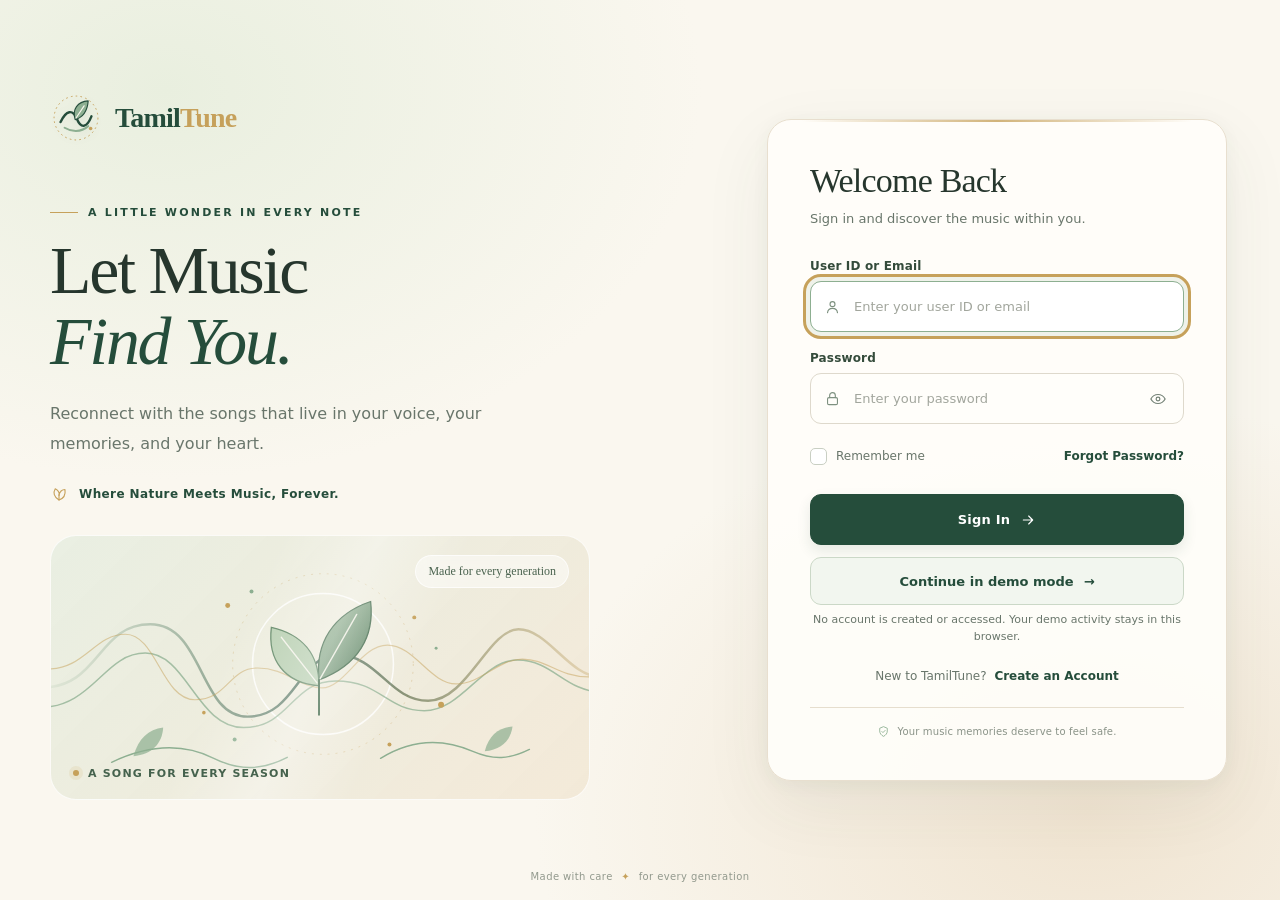
<file: index.html>
<!doctype html>
<html lang="en">
<head>
<meta charset="utf-8"><meta name="viewport" content="width=device-width,initial-scale=1"><meta name="theme-color" content="#FAF7EF"><link rel="icon" type="image/svg+xml" href="favicon.svg"><meta name="description" content="TamilTune — Where Nature Meets Music, Forever."><title>TamilTune — Where Nature Meets Music</title>
<style>
:root{--forest:#254D3B;--sage:#8DAF91;--mint:#DDEBDD;--beige:#EDE1CD;--ivory:#FAF7EF;--gold:#C6A15B;--ink:#26362D;--muted:#69766B;--white:#fff;--danger:#9c3d34;--line:#e6dece;--shadow:0 24px 70px #354b3812,0 4px 18px #354b380c}*{box-sizing:border-box}html{min-height:100%;scroll-behavior:smooth}body{margin:0;min-height:100vh;background:radial-gradient(ellipse at 13% 10%,#e9efdf 0,transparent 34%),radial-gradient(ellipse at 85% 90%,#f0e4d1 0,transparent 36%),var(--ivory);color:var(--ink);font-family:Inter,ui-sans-serif,system-ui,-apple-system,BlinkMacSystemFont,"Segoe UI",sans-serif;-webkit-font-smoothing:antialiased}button,input{font:inherit}button,a,input{outline-offset:4px}a{color:var(--forest)}button:focus-visible,a:focus-visible,input:focus-visible{outline:3px solid var(--gold)}.page{width:min(1180px,calc(100% - 56px));min-height:100vh;margin:auto;display:grid;grid-template-columns:minmax(0,1.05fr) minmax(400px,.8fr);gap:clamp(48px,8vw,116px);align-items:center;padding:42px 0}.story{position:relative;min-width:0;padding:12px 0 20px;animation:reveal .7s ease both}.brand{display:inline-flex;align-items:center;gap:13px;text-decoration:none;color:var(--forest)}.brand-mark{width:52px;height:52px;flex:none;filter:drop-shadow(0 3px 4px #254d3b12)}.wordmark{font-family:Georgia,"Times New Roman",serif;font-size:28px;font-weight:700;letter-spacing:-.8px}.wordmark span{color:var(--gold)}.eyebrow{display:flex;align-items:center;gap:10px;margin:58px 0 17px;color:var(--forest);font-size:11px;letter-spacing:2.2px;text-transform:uppercase;font-weight:750}.eyebrow:before{content:"";width:28px;height:1px;background:var(--gold)}h1{font-family:Georgia,"Times New Roman",serif;font-size:clamp(44px,5.3vw,70px);line-height:1.04;letter-spacing:-2.2px;font-weight:500;margin:0;max-width:560px}h1 em{font-weight:400;color:var(--forest)}.intro{font-size:16px;line-height:1.85;color:var(--muted);max-width:440px;margin:22px 0 0}.tagline{display:flex;align-items:center;gap:11px;margin-top:26px;font-size:12px;letter-spacing:.4px;color:var(--forest);font-weight:650}.tagline svg{color:var(--gold);flex:none}.art{position:relative;width:min(100%,540px);height:265px;margin-top:32px;overflow:hidden;border-radius:26px;background:linear-gradient(135deg,#e5ecdfcc,#f2e7d4d9);border:1px solid #ffffffc4}.art:after{content:"";position:absolute;inset:0;background:linear-gradient(115deg,transparent 35%,#fff5 50%,transparent 64%);pointer-events:none}.art svg{width:100%;height:100%;display:block}.wave{transform-origin:center;animation:wave 9s ease-in-out infinite}.wave:nth-child(2){animation-delay:-2s}.wave:nth-child(3){animation-delay:-5s}.leaf-sway{transform-origin:50% 85%;animation:sway 7s ease-in-out infinite}.art-caption{position:absolute;z-index:2;bottom:19px;left:22px;display:flex;align-items:center;gap:9px;color:#45624d;font-size:11px;letter-spacing:1.2px;text-transform:uppercase;font-weight:700}.art-caption:before{content:"";width:6px;height:6px;border-radius:50%;background:var(--gold);box-shadow:0 0 0 4px #c6a15b22}.mini-note{position:absolute;right:20px;top:19px;z-index:2;border:1px solid #ffffffb5;background:#ffffff7a;backdrop-filter:blur(8px);padding:8px 12px;border-radius:999px;font-family:Georgia,serif;font-size:12px;color:#49624e}.auth-side{display:flex;justify-content:center;width:100%}.card{width:100%;max-width:460px;padding:clamp(28px,3.6vw,42px);background:#fffefaed;border:1px solid #e8dfcf;border-radius:24px;box-shadow:var(--shadow);position:relative;overflow:hidden;animation:cardIn .55s cubic-bezier(.2,.7,.2,1) both}.card:before{content:"";position:absolute;top:0;left:34px;right:34px;height:2px;background:linear-gradient(90deg,transparent,var(--gold),transparent);opacity:.8}.mobile-brand{display:none}.card h2{font-family:Georgia,"Times New Roman",serif;font-weight:500;font-size:34px;letter-spacing:-.8px;margin:0 0 8px;color:var(--ink)}.subhead{margin:0 0 29px;font-size:13px;line-height:1.7;color:var(--muted)}.field{margin:0 0 19px}.label-row{display:flex;justify-content:space-between;align-items:center;gap:12px;margin-bottom:8px}.label-row label,.field>label{font-size:12px;font-weight:700;color:#344b3b;letter-spacing:.15px}.field>label{display:block;margin-bottom:8px}.control{position:relative}.control input{display:block;width:100%;height:51px;border:1px solid #ded9cc;border-radius:11px;background:#fffefa;color:var(--ink);padding:0 46px 0 43px;font-size:13px;transition:border-color .18s,box-shadow .18s,background .18s}.control input::placeholder{color:#a2a69d}.control input:hover{border-color:#b7c6b6}.control input:focus{border-color:var(--sage);box-shadow:0 0 0 4px #8daf9124;background:#fff}.field-icon{position:absolute;left:14px;top:50%;transform:translateY(-50%);width:17px;height:17px;color:#7e9180;pointer-events:none}.icon-button{position:absolute;right:8px;top:50%;transform:translateY(-50%);width:36px;height:36px;display:grid;place-items:center;border:0;background:transparent;color:#748276;border-radius:8px;cursor:pointer}.icon-button:hover{background:var(--mint);color:var(--forest)}.text-link{border:0;background:none;padding:0;color:var(--forest);font-size:12px;font-weight:700;text-decoration:none;cursor:pointer}.text-link:hover{text-decoration:underline;text-decoration-color:var(--gold);text-underline-offset:4px}.options{display:flex;align-items:center;justify-content:space-between;gap:12px;margin:2px 0 25px}.remember{display:flex;align-items:center;gap:9px;color:var(--muted);font-size:12px;cursor:pointer;min-height:26px}.remember input{appearance:none;width:17px;height:17px;margin:0;border:1px solid #c9cfc3;border-radius:5px;background:white;display:grid;place-items:center;cursor:pointer}.remember input:checked{background:var(--forest);border-color:var(--forest)}.remember input:checked:after{content:"✓";font-size:12px;color:white;line-height:1}.primary{width:100%;min-height:51px;display:flex;justify-content:center;align-items:center;gap:10px;background:var(--forest);border:1px solid var(--forest);border-radius:11px;color:white;font-size:13px;font-weight:750;letter-spacing:.2px;cursor:pointer;box-shadow:0 6px 14px #254d3b1c;transition:transform .18s,background .18s,border-color .18s,box-shadow .18s}.primary:hover:not(:disabled){background:#1d3f30;border-color:var(--gold);box-shadow:0 8px 20px #254d3b26;transform:translateY(-1px)}.primary:active:not(:disabled){transform:translateY(1px)}.primary:disabled{opacity:.7;cursor:wait}.spinner{width:16px;height:16px;border:2px solid #ffffff60;border-top-color:white;border-radius:50%;animation:spin .7s linear infinite}.feedback{display:none;margin:0 0 17px;padding:11px 12px;border-radius:9px;font-size:12px;line-height:1.55}.feedback.show{display:block}.feedback.error{background:#fbefed;border:1px solid #f0d2ce;color:#8b332b}.feedback.success{background:#edf5ed;border:1px solid #d4e5d4;color:#285b3c}.feedback.info{background:#f6f1e6;border:1px solid #eadcc0;color:#6d5425}.account-line{margin:24px 0 0;text-align:center;color:var(--muted);font-size:12px}.account-line .text-link{margin-left:4px;font-size:12px}.divider{height:1px;background:var(--line);margin:24px 0 17px}.secure-note{display:flex;align-items:center;justify-content:center;gap:7px;color:#8a9388;font-size:10px;letter-spacing:.15px}.secure-note svg{color:var(--sage)}.legal{font-size:10px;line-height:1.6;color:#8a9388;margin:15px 0 0;text-align:center}.legal a{color:#667968;text-underline-offset:2px}.strength{font-size:11px;color:var(--muted);margin:8px 0 0;line-height:1.5}.strength-meter{display:flex;gap:4px;margin-top:8px}.strength-meter span{height:3px;border-radius:4px;background:#e6e3d9;flex:1}.strength-meter span.on{background:var(--sage)}.footer{position:absolute;bottom:18px;left:0;right:0;text-align:center;color:#92998d;font-size:10px;letter-spacing:.4px}.footer span{color:var(--gold);padding:0 5px}.hidden{display:none!important}.sr-only{position:absolute;width:1px;height:1px;padding:0;margin:-1px;overflow:hidden;clip:rect(0,0,0,0);white-space:nowrap;border:0}
@keyframes reveal{from{opacity:0;transform:translateY(10px)}to{opacity:1;transform:translateY(0)}}@keyframes cardIn{from{opacity:0;transform:translateY(8px) scale(.995)}to{opacity:1;transform:translateY(0) scale(1)}}@keyframes wave{0%,100%{transform:translateY(0)}50%{transform:translateY(-5px)}}@keyframes sway{0%,100%{transform:rotate(-1deg)}50%{transform:rotate(2deg)}}@keyframes spin{to{transform:rotate(360deg)}}
@media(min-width:1400px){.page{width:min(1240px,calc(100% - 80px))}.art{height:290px}}@media(max-width:900px){.page{width:min(680px,calc(100% - 40px));grid-template-columns:1fr;gap:28px;padding:26px 0 60px;align-content:start}.story{padding:0}.eyebrow{margin-top:32px}.story h1{font-size:clamp(42px,8vw,60px)}.intro{margin-top:15px}.art{height:205px;margin-top:22px;width:100%}.card{max-width:520px}.footer{position:static;margin:0 0 18px}.auth-side{margin-top:0}}@media(max-width:520px){.page{width:calc(100% - 28px);gap:24px;padding-top:18px}.brand-mark{width:43px;height:43px}.wordmark{font-size:25px}.eyebrow{margin:25px 0 12px;font-size:10px}.story h1{font-size:43px;letter-spacing:-1.5px}.intro{font-size:14px;line-height:1.7}.tagline{margin-top:18px;font-size:11px}.art{height:155px;border-radius:19px;margin-top:17px}.mini-note{right:12px;top:12px;font-size:10px}.art-caption{bottom:12px;left:14px;font-size:9px}.card{padding:27px 21px;border-radius:20px}.card h2{font-size:31px}.subhead{margin-bottom:24px}.field{margin-bottom:16px}.options{margin-bottom:21px}.footer{padding:0 10px}}@media(prefers-reduced-motion:reduce){*,*::before,*::after{animation-duration:.01ms!important;animation-iteration-count:1!important;scroll-behavior:auto!important;transition-duration:.01ms!important}}

.demo-entry{width:100%;min-height:48px;display:flex;align-items:center;justify-content:center;gap:10px;margin-top:12px;border:1px solid #cbd8c7;border-radius:11px;background:#f2f6ef;color:#254d3b;font-weight:750;font-size:13px;cursor:pointer;transition:background .18s,border-color .18s,transform .18s}.demo-entry:hover{background:#e5eee1;border-color:#8daf91;transform:translateY(-1px)}.demo-entry-note{text-align:center;color:#69766b;font-size:11px;line-height:1.5;margin:7px 0 16px}
</style>
</head>
<body>
<main class="page">
<section class="story" aria-labelledby="hero-title">
<a class="brand" href="#signin" aria-label="TamilTune home — sign in">
<svg class="brand-mark" viewBox="0 0 64 64" role="img" aria-label="TamilTune leaf and sound-wave logo"><circle cx="32" cy="32" r="27" fill="none" stroke="#C6A15B" stroke-width="1.2" stroke-dasharray="2 4"/><path d="M13 37c7-15 15-16 20-4s12 12 18-3" fill="none" stroke="#254D3B" stroke-width="3" stroke-linecap="round"/><path d="M18 44c8 5 20 6 29-2" fill="none" stroke="#8DAF91" stroke-width="2.5" stroke-linecap="round"/><path d="M31 34C27 21 34 12 47 11c-1 12-6 20-16 23Z" fill="#8DAF91" stroke="#254D3B" stroke-width="1.4" stroke-linejoin="round"/><path d="M32 32l10-15" fill="none" stroke="#FAF7EF" stroke-width="1.4" stroke-linecap="round"/><circle cx="50" cy="45" r="2.2" fill="#C6A15B"/></svg>
<span class="wordmark">Tamil<span>Tune</span></span></a>
<div class="eyebrow">A little wonder in every note</div>
<h1 id="hero-title">Let Music<br><em>Find You.</em></h1>
<p class="intro">Reconnect with the songs that live in your voice, your memories, and your heart.</p>
<div class="tagline"><svg width="18" height="18" viewBox="0 0 24 24" fill="none" aria-hidden="true"><path d="M12 20C5 16 4 10 7 5c4 2 6 5 5 9 1-5 4-8 8-8 1 7-2 12-8 14Z" stroke="currentColor" stroke-width="1.5" stroke-linejoin="round"/><path d="M12 20v-7" stroke="currentColor" stroke-width="1.5" stroke-linecap="round"/></svg>Where Nature Meets Music, Forever.</div>
<div class="art" aria-label="Decorative illustration of botanical leaves and flowing sound waves"><span class="mini-note">Made for every generation</span>
<svg viewBox="0 0 540 265" fill="none" xmlns="http://www.w3.org/2000/svg" aria-hidden="true">
<defs><linearGradient id="leaf" x1="0" y1="0" x2="1" y2="1"><stop stop-color="#A8C4A4"/><stop offset="1" stop-color="#557B5D"/></linearGradient><linearGradient id="sound" x1="0" y1="0" x2="1" y2="0"><stop stop-color="#8DAF91" stop-opacity=".1"/><stop offset=".5" stop-color="#254D3B" stop-opacity=".8"/><stop offset="1" stop-color="#C6A15B" stop-opacity=".3"/></linearGradient></defs>
<circle cx="273" cy="129" r="91" stroke="#C6A15B" stroke-opacity=".32" stroke-width="1" stroke-dasharray="2 6"/><circle cx="273" cy="129" r="71" stroke="#fff" stroke-opacity=".8" stroke-width="1.5"/>
<g class="wave"><path d="M-12 153C49 153 45 89 99 89s49 93 98 93 51-62 91-62 52 46 91 46 61-72 91-72 51 48 83 48" stroke="url(#sound)" stroke-width="2.5" stroke-linecap="round"/><path d="M-14 173C42 173 52 118 94 118s52 75 99 75 48-47 93-47 51 30 89 30 58-51 94-51 48 32 85 32" stroke="#8DAF91" stroke-opacity=".75" stroke-width="1.5" stroke-linecap="round"/></g>
<g class="wave"><path d="M-4 134c37 0 47-35 78-35s37 66 70 66 34-32 63-32 42 20 65 20 39-43 66-43 43 39 69 39 42-25 67-25 36 18 67 18" stroke="#C6A15B" stroke-opacity=".5" stroke-width="1.2" stroke-linecap="round"/></g>
<g class="leaf-sway"><path d="M269 145c-4-37 14-66 52-79 4 35-12 64-52 79Z" fill="url(#leaf)" stroke="#426A4B" stroke-width="1.3"/><path d="M270 144 307 79" stroke="#F7F4E9" stroke-opacity=".9" stroke-width="1.4" stroke-linecap="round"/><path d="M269 151c-35-3-52-26-48-59 31 7 48 27 48 59Z" fill="#B8CFB1" stroke="#5F8664" stroke-width="1.3"/><path d="m267 148-36-46" stroke="#FAF7EF" stroke-opacity=".9" stroke-width="1.3" stroke-linecap="round"/><path d="M269 145v35" stroke="#426A4B" stroke-width="2" stroke-linecap="round"/></g>
<g fill="#C6A15B"><circle cx="177" cy="70" r="2.5"/><circle cx="365" cy="82" r="2"/><circle cx="392" cy="170" r="3"/><circle cx="153" cy="178" r="1.8"/><circle cx="340" cy="210" r="2"/></g><g fill="#8DAF91"><circle cx="201" cy="56" r="2"/><circle cx="387" cy="113" r="1.5"/><circle cx="184" cy="205" r="2"/></g>
<path d="M60 228c42-20 75-18 103-4 26 13 49 12 74-1" stroke="#8DAF91" stroke-width="1.4" stroke-linecap="round"/><path d="M331 224c29-18 61-21 93-7 21 9 37 8 57-2" stroke="#8DAF91" stroke-width="1.4" stroke-linecap="round"/><path d="M82 222c5-18 15-27 30-29-1 16-11 27-30 29Z" fill="#8DAF91" fill-opacity=".7"/><path d="M436 217c4-16 14-24 28-25-2 14-11 23-28 25Z" fill="#8DAF91" fill-opacity=".7"/>
</svg><div class="art-caption">A song for every season</div></div>
</section>
<section class="auth-side" aria-label="Your TamilTune account"><div class="card" id="auth-card" aria-live="polite">
<div class="mobile-brand"><a class="brand" href="#signin"><span class="wordmark">Tamil<span>Tune</span></span></a></div>
<section class="screen" id="screen-signin" data-screen="signin"><h2>Welcome Back</h2><p class="subhead">Sign in and discover the music within you.</p>
<div class="feedback" id="signin-feedback" role="status" aria-live="polite"></div>
<form id="signin-form" novalidate><div class="field"><label for="signin-id">User ID or Email</label><div class="control"><svg class="field-icon" viewBox="0 0 24 24" fill="none" aria-hidden="true"><circle cx="12" cy="8" r="3.5" stroke="currentColor" stroke-width="1.6"/><path d="M5 20c.4-4 2.8-6 7-6s6.6 2 7 6" stroke="currentColor" stroke-width="1.6" stroke-linecap="round"/></svg><input id="signin-id" name="identifier" autocomplete="username" placeholder="Enter your user ID or email" required aria-describedby="signin-id-error"><span class="sr-only" id="signin-id-error"></span></div></div>
<div class="field"><div class="label-row"><label for="signin-password">Password</label></div><div class="control"><svg class="field-icon" viewBox="0 0 24 24" fill="none" aria-hidden="true"><rect x="5" y="10" width="14" height="10" rx="2" stroke="currentColor" stroke-width="1.6"/><path d="M8 10V7a4 4 0 0 1 8 0v3" stroke="currentColor" stroke-width="1.6" stroke-linecap="round"/></svg><input id="signin-password" name="password" type="password" autocomplete="current-password" placeholder="Enter your password" required aria-describedby="signin-password-error"><button type="button" class="icon-button toggle-password" data-target="signin-password" aria-label="Show password" title="Show password"><svg width="18" height="18" viewBox="0 0 24 24" fill="none" aria-hidden="true"><path d="M2.5 12s3.2-6 9.5-6 9.5 6 9.5 6-3.2 6-9.5 6-9.5-6-9.5-6Z" stroke="currentColor" stroke-width="1.6"/><circle cx="12" cy="12" r="2.5" stroke="currentColor" stroke-width="1.6"/></svg></button><span class="sr-only" id="signin-password-error"></span></div></div>
<div class="options"><label class="remember"><input type="checkbox" id="remember" name="remember"> Remember me</label><a class="text-link" href="#reset" data-nav="reset">Forgot Password?</a></div>
<button class="primary" type="submit" id="signin-submit">Sign In <svg width="16" height="16" viewBox="0 0 24 24" fill="none" aria-hidden="true"><path d="M5 12h14m-6-6 6 6-6 6" stroke="currentColor" stroke-width="1.7" stroke-linecap="round" stroke-linejoin="round"/></svg></button></form>
<button type="button" class="demo-entry" id="demo-entry">Continue in demo mode <span aria-hidden="true">→</span></button><p class="demo-entry-note">No account is created or accessed. Your demo activity stays in this browser.</p>
<p class="account-line">New to TamilTune? <a class="text-link" href="#register" data-nav="register">Create an Account</a></p><div class="divider"></div><div class="secure-note"><svg width="13" height="13" viewBox="0 0 24 24" fill="none" aria-hidden="true"><path d="M12 3 19 6v5c0 4.5-2.8 7.8-7 10-4.2-2.2-7-5.5-7-10V6l7-3Z" stroke="currentColor" stroke-width="1.6" stroke-linejoin="round"/><path d="m9 12 2 2 4-4" stroke="currentColor" stroke-width="1.6" stroke-linecap="round" stroke-linejoin="round"/></svg>Your music memories deserve to feel safe.</div>
</section>
<section class="screen hidden" id="screen-reset" data-screen="reset"><h2>Reset Your Password</h2><p class="subhead">Enter the email associated with your account and we’ll help you get back to your music.</p><div class="feedback" id="reset-feedback" role="status" aria-live="polite"></div><form id="reset-form" novalidate><div class="field"><label for="reset-email">Email address</label><div class="control"><svg class="field-icon" viewBox="0 0 24 24" fill="none" aria-hidden="true"><rect x="3" y="5" width="18" height="14" rx="2" stroke="currentColor" stroke-width="1.6"/><path d="m4 7 8 6 8-6" stroke="currentColor" stroke-width="1.6" stroke-linejoin="round"/></svg><input id="reset-email" name="email" type="email" autocomplete="email" placeholder="you@example.com" required></div></div><button class="primary" type="submit" id="reset-submit">Send Reset Link</button></form><p class="account-line"><a class="text-link" href="#signin" data-nav="signin">← Back to Sign In</a> · <a class="text-link" href="#reset-password" data-nav="reset-password">Preview reset form (demo only)</a></p><div class="divider"></div><div class="secure-note">We’ll never reveal whether an account exists.</div></section>
<section class="screen hidden" id="screen-register" data-screen="register"><h2>Create your account</h2><p class="subhead">A world of songs, memories, and little discoveries awaits.</p><div class="feedback" id="register-feedback" role="status" aria-live="polite"></div><form id="register-form" novalidate><div class="field"><label for="register-name">Full name</label><div class="control"><input id="register-name" name="name" autocomplete="name" placeholder="Your full name" required style="padding-left:15px"></div></div><div class="field"><label for="register-user">User ID</label><div class="control"><input id="register-user" name="user" autocomplete="username" placeholder="Choose a user ID" required minlength="3" style="padding-left:15px"></div></div><div class="field"><label for="register-email">Email address</label><div class="control"><input id="register-email" name="email" type="email" autocomplete="email" placeholder="you@example.com" required style="padding-left:15px"></div></div><div class="field"><label for="register-password">Password</label><div class="control"><input id="register-password" name="password" type="password" autocomplete="new-password" placeholder="Create a strong password" required minlength="8" style="padding-left:15px;padding-right:46px"><button type="button" class="icon-button toggle-password" data-target="register-password" aria-label="Show password" title="Show password"><svg width="18" height="18" viewBox="0 0 24 24" fill="none" aria-hidden="true"><path d="M2.5 12s3.2-6 9.5-6 9.5 6 9.5 6-3.2 6-9.5 6-9.5-6-9.5-6Z" stroke="currentColor" stroke-width="1.6"/><circle cx="12" cy="12" r="2.5" stroke="currentColor" stroke-width="1.6"/></svg></button></div><div class="strength" id="strength-label">Use at least 8 characters with a mix of letters, numbers, or symbols.</div><div class="strength-meter" aria-hidden="true"><span></span><span></span><span></span><span></span></div></div><div class="field"><label for="register-confirm">Confirm password</label><div class="control"><input id="register-confirm" name="confirm" type="password" autocomplete="new-password" placeholder="Enter your password again" required style="padding-left:15px;padding-right:46px"><button type="button" class="icon-button toggle-password" data-target="register-confirm" aria-label="Show password" title="Show password"><svg width="18" height="18" viewBox="0 0 24 24" fill="none" aria-hidden="true"><path d="M2.5 12s3.2-6 9.5-6 9.5 6 9.5 6-3.2 6-9.5 6-9.5-6-9.5-6Z" stroke="currentColor" stroke-width="1.6"/><circle cx="12" cy="12" r="2.5" stroke="currentColor" stroke-width="1.6"/></svg></button></div></div><label class="remember" style="align-items:flex-start;margin:0 0 20px;line-height:1.6"><input type="checkbox" id="terms" required style="margin-top:2px;flex:none"><span>I agree to the <a href="#terms-info" class="text-link" data-info="Terms of Service">Terms of Service</a> and <a href="#privacy-info" class="text-link" data-info="Privacy Policy">Privacy Policy</a>.</span></label><button class="primary" type="submit" id="register-submit">Create Account</button></form><p class="account-line">Already have an account? <a class="text-link" href="#signin" data-nav="signin">Sign In</a></p><div class="divider"></div><div class="secure-note">Account creation requires a secure server connection.</div></section>
<section class="screen hidden" id="screen-reset-password" data-screen="reset-password"><h2>Choose a New Password</h2><p class="subhead">This screen previews the reset experience. No reset token or authentication service is connected.</p><div class="feedback" id="reset-password-feedback" role="status" aria-live="polite"></div><form id="reset-password-form" novalidate><div class="field"><label for="new-password">New password</label><div class="control"><input id="new-password" type="password" autocomplete="new-password" placeholder="Create a new password" minlength="8" required style="padding-left:15px;padding-right:46px"><button type="button" class="icon-button toggle-password" data-target="new-password" aria-label="Show password" title="Show password">◉</button></div></div><div class="field"><label for="confirm-new-password">Confirm new password</label><div class="control"><input id="confirm-new-password" type="password" autocomplete="new-password" placeholder="Enter the password again" minlength="8" required style="padding-left:15px;padding-right:46px"><button type="button" class="icon-button toggle-password" data-target="confirm-new-password" aria-label="Show password" title="Show password">◉</button></div></div><button class="primary" type="submit" id="reset-password-submit">Preview Password Reset</button></form><p class="account-line"><a class="text-link" href="#reset" data-nav="reset">← Back to password recovery</a></p><div class="divider"></div><div class="secure-note">For safety, this demo never changes or stores your password.</div></section>
</div></section>
<footer class="footer">Made with care <span>✦</span> for every generation</footer>
</main>
<script>
(()=>{'use strict';const screens=['signin','reset','reset-password','register'];const $=id=>document.getElementById(id);const emailPattern=/^[^\s@]+@[^\s@]+\.[^\s@]+$/;
function navigate(name){if(!screens.includes(name))name='signin';screens.forEach(s=>{$('screen-'+s).classList.toggle('hidden',s!==name)});history.replaceState(null,'','#'+name);const fb=$(`${name}-feedback`);if(fb){fb.className='feedback';fb.textContent=''}$('auth-card').style.animation='none';requestAnimationFrame(()=>$('auth-card').style.animation='');const first=$('screen-'+name).querySelector('input');if(first)first.focus({preventScroll:true});}
document.querySelector('#demo-entry')?.addEventListener('click',()=>{location.href='home.html';});
document.querySelectorAll('[data-nav]').forEach(a=>a.addEventListener('click',e=>{e.preventDefault();navigate(a.dataset.nav)}));document.querySelectorAll('.brand').forEach(a=>a.addEventListener('click',e=>{e.preventDefault();navigate('signin')}));
function feedback(id,message,type='error'){const el=$(id);el.textContent=message;el.className='feedback show '+type}
function loading(button,active,label){button.disabled=active;if(active){button.dataset.original=button.innerHTML;button.innerHTML='<span class="spinner" aria-hidden="true"></span>'+label}else if(button.dataset.original){button.innerHTML=button.dataset.original;delete button.dataset.original}}
function required(input,label){if(!input.value.trim()){input.setAttribute('aria-invalid','true');input.focus();return `${label} is required.`}input.removeAttribute('aria-invalid');return ''}
document.querySelectorAll('.toggle-password').forEach(btn=>btn.addEventListener('click',()=>{const input=$(btn.dataset.target);const show=input.type==='password';input.type=show?'text':'password';btn.setAttribute('aria-label',show?'Hide password':'Show password');btn.title=show?'Hide password':'Show password';input.focus({preventScroll:true})}));
$('signin-form').addEventListener('submit',async e=>{e.preventDefault();const id=$('signin-id'),pw=$('signin-password');let err=required(id,'User ID or Email')||required(pw,'Password');if(err){feedback('signin-feedback',err);return}loading($('signin-submit'),true,'Checking…');await new Promise(r=>setTimeout(r,650));loading($('signin-submit'),false);feedback('signin-feedback','Demo mode: sign-in is not connected to an authentication server. No account was accessed. Connect a secure backend to enable login.','info');});
$('reset-form').addEventListener('submit',async e=>{e.preventDefault();const email=$('reset-email');let err=required(email,'Email address');if(!err&&!emailPattern.test(email.value.trim())){email.focus();err='Enter a valid email address.'}if(err){feedback('reset-feedback',err);return}loading($('reset-submit'),true,'Preparing…');await new Promise(r=>setTimeout(r,650));loading($('reset-submit'),false);feedback('reset-feedback','Password reset is not configured in this demo, so no email was sent. Once a secure authentication provider is connected, this screen can send a reset link.','info');});
const pass=$('register-password');pass.addEventListener('input',()=>{const v=pass.value;let score=0;if(v.length>=8)score++;if(/[A-Z]/.test(v)&&/[a-z]/.test(v))score++;if(/[0-9]/.test(v))score++;if(/[^A-Za-z0-9]/.test(v))score++;const bars=document.querySelectorAll('.strength-meter span');bars.forEach((b,i)=>b.classList.toggle('on',i<score));$('strength-label').textContent=!v?'Use at least 8 characters with a mix of letters, numbers, or symbols.':score<=1?'Password strength: needs improvement.':score===2?'Password strength: fair.':score===3?'Password strength: good.':'Password strength: strong.'});
$('register-form').addEventListener('submit',async e=>{e.preventDefault();const name=$('register-name'),user=$('register-user'),email=$('register-email'),confirm=$('register-confirm');let err=required(name,'Full name')||required(user,'User ID')||required(email,'Email address')||required(pass,'Password')||required(confirm,'Confirm password');if(!err&&user.value.trim().length<3)err='User ID must be at least 3 characters.';if(!err&&!emailPattern.test(email.value.trim()))err='Enter a valid email address.';if(!err&&pass.value.length<8)err='Password must be at least 8 characters.';if(!err&&pass.value!==confirm.value)err='Your passwords do not match.';if(!err&&!$('terms').checked)err='Please agree to the Terms of Service and Privacy Policy.';if(err){feedback('register-feedback',err);return}loading($('register-submit'),true,'Preparing…');await new Promise(r=>setTimeout(r,650));loading($('register-submit'),false);feedback('register-feedback','Demo mode: account creation is not connected to a secure backend. No account was created and your details have not been submitted.','info');});
document.querySelectorAll('[data-info]').forEach(a=>a.addEventListener('click',e=>{e.preventDefault();const name=a.dataset.info;feedback('register-feedback',`${name}: this demo includes placeholder links only. Add your published ${name.toLowerCase()} before launch.`,'info')}));
$('reset-password-form').addEventListener('submit',e=>{e.preventDefault();const pw=$('new-password'),confirm=$('confirm-new-password');let err=required(pw,'New password')||required(confirm,'Confirm new password');if(!err&&pw.value.length<8)err='Password must be at least 8 characters.';if(!err&&pw.value!==confirm.value)err='Your passwords do not match.';if(err){feedback('reset-password-feedback',err);return}feedback('reset-password-feedback','Demo mode: no password was changed because secure password-reset verification is not connected.','info');$('reset-password-form').reset();});
const initial=location.hash.slice(1);navigate(screens.includes(initial)?initial:'signin');})();
</script>
</body></html>
</file>
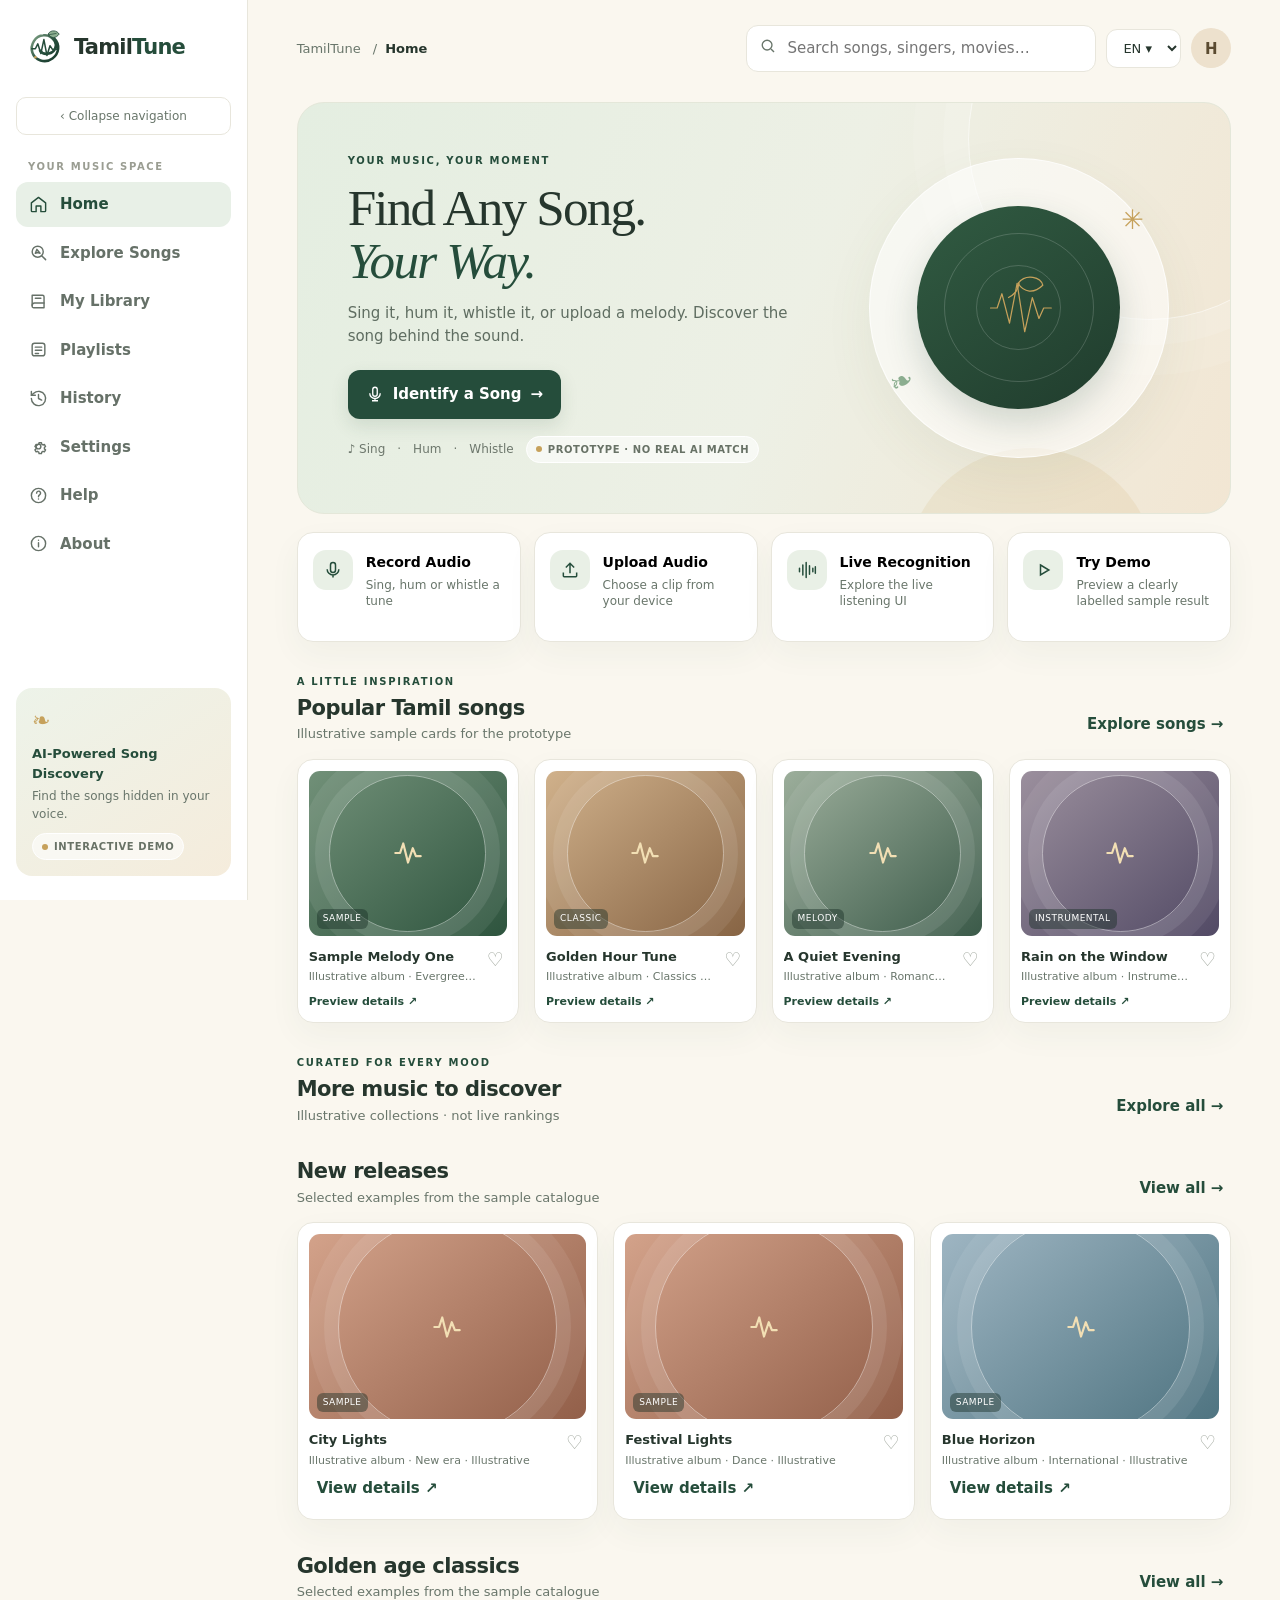
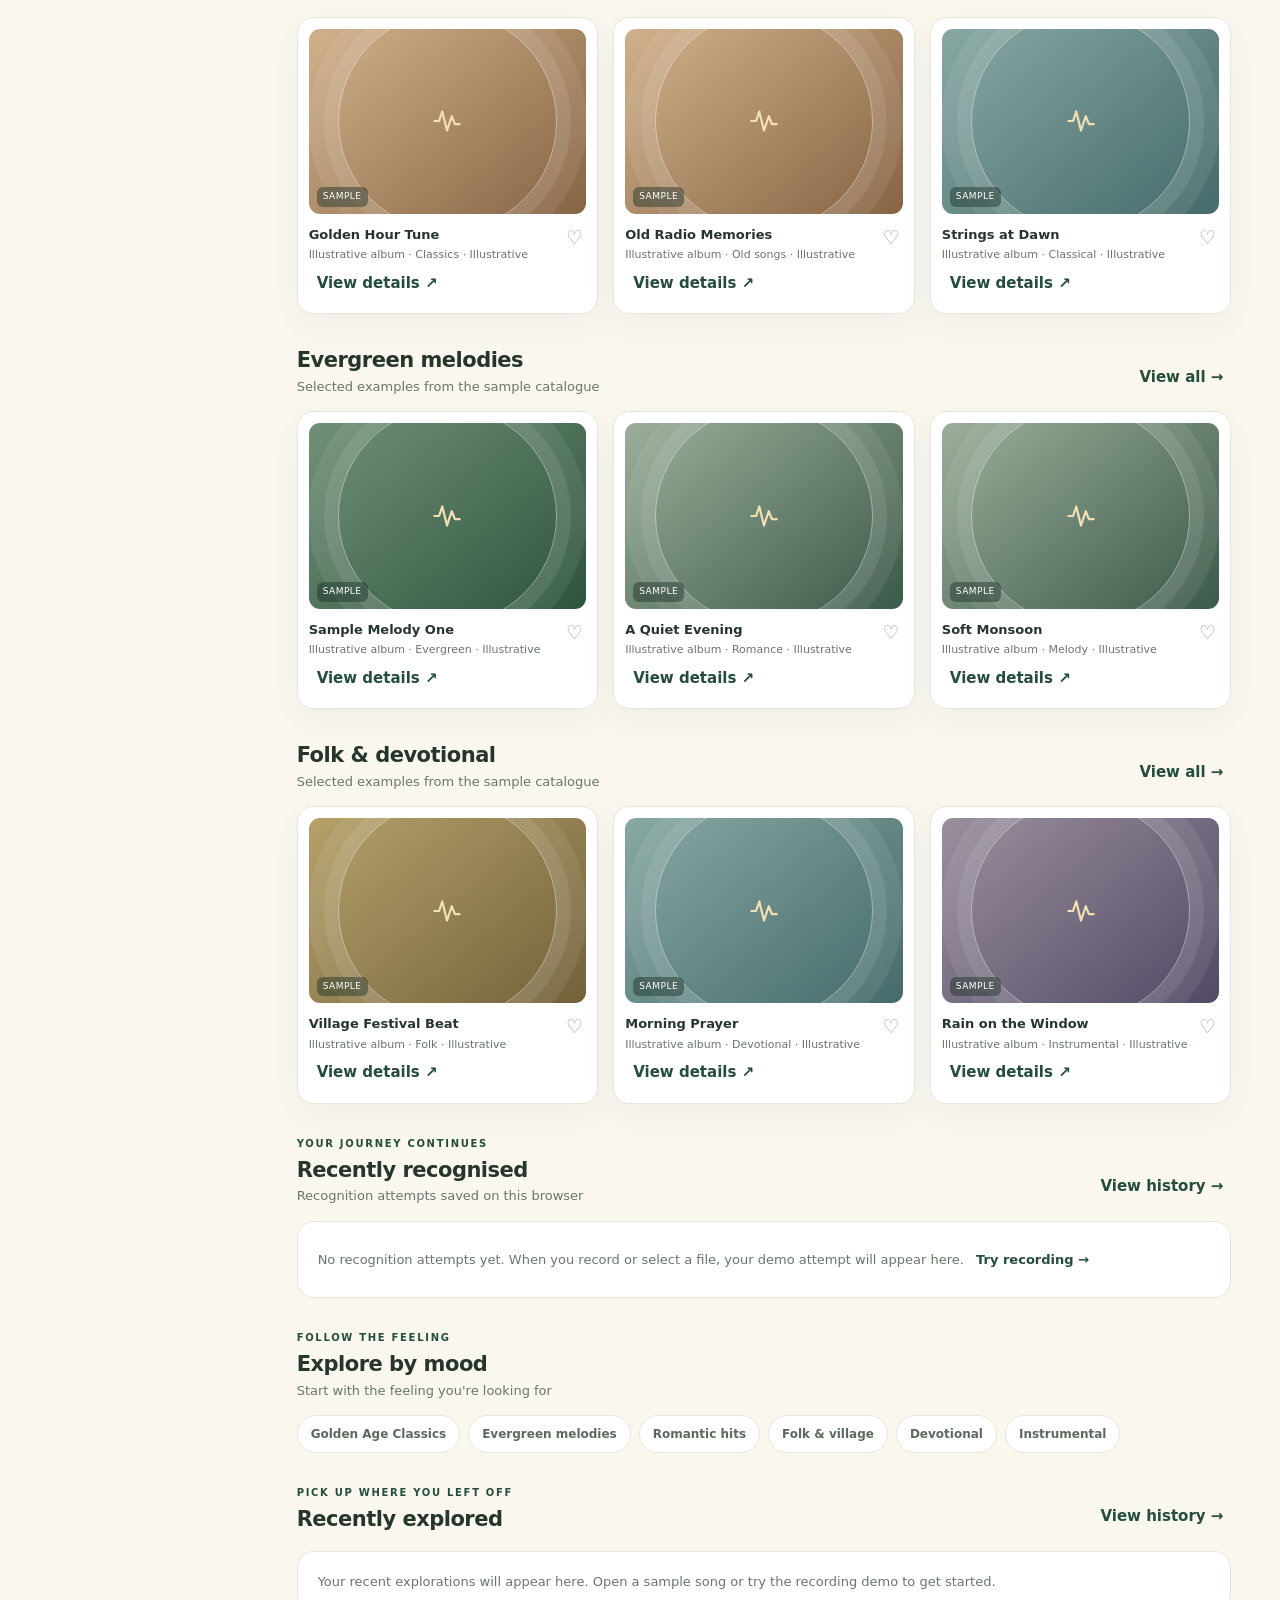
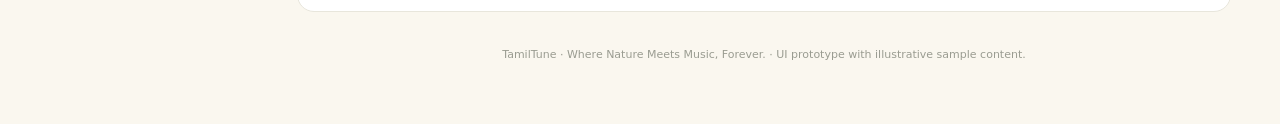
<file: home.html>
<!doctype html>
<html lang="en">
<head>
<meta charset="utf-8"><meta name="viewport" content="width=device-width,initial-scale=1"><meta name="theme-color" content="#FAF7EF"><link rel="icon" type="image/svg+xml" href="favicon.svg"><title>TamilTune — Where Nature Meets Music</title>
<style>
:root{--forest:#254D3B;--sage:#8DAF91;--mint:#DDEBDD;--beige:#EDE1CD;--ivory:#FAF7EF;--gold:#C6A15B;--ink:#26362D;--muted:#69766B;--white:#fff;--line:#e8e6dc;--shadow:0 12px 32px #254d3b0c;--radius:18px}*{box-sizing:border-box}html{scroll-behavior:smooth}body{margin:0;background:var(--ivory);color:var(--ink);font:15px/1.5 Inter,ui-sans-serif,system-ui,-apple-system,"Segoe UI",sans-serif}button,input,select{font:inherit}button{cursor:pointer}button:focus-visible,input:focus-visible,select:focus-visible{outline:3px solid #8daf91;outline-offset:3px}button:disabled{opacity:.5;cursor:not-allowed}.layout{min-height:100vh}.sidebar{position:fixed;inset:0 auto 0 0;width:248px;background:#fff;border-right:1px solid var(--line);padding:24px 16px;display:flex;flex-direction:column;z-index:10}.brand{display:flex;align-items:center;gap:10px;padding:4px 9px 30px;text-decoration:none;color:var(--ink);font-size:21px;font-weight:850;letter-spacing:-.8px}.brandmark{width:39px;height:39px;border-radius:14px;background:var(--forest);display:grid;place-items:center;color:white;box-shadow:0 7px 18px #254d3b24}.brandmark svg{width:25px;height:25px}.brand em{font-style:normal;color:var(--forest)}.navlabel{font-size:10px;font-weight:800;letter-spacing:1.6px;color:#9a9d92;padding:0 12px;margin:8px 0}.nav{display:grid;gap:4px}.nav button{display:flex;align-items:center;gap:12px;padding:11px 13px;border:0;border-radius:12px;background:transparent;color:#667168;text-align:left;font-weight:650;transition:.18s}.nav button:hover,.nav button.active{background:#e8f0e7;color:var(--forest)}.nav svg{width:19px;height:19px;stroke-width:1.8}.sidebar-note{margin-top:auto;border-radius:16px;background:linear-gradient(145deg,#edf3e9,#f5ecdc);padding:16px;color:var(--muted);font-size:12px}.sidebar-note b{display:block;color:var(--forest);font-size:13px;margin:7px 0 4px}.sidebar-note .leaf{color:var(--gold);font-size:22px}.main{margin-left:248px;padding:25px clamp(22px,3.8vw,56px) 60px;max-width:1600px}.topbar{display:flex;align-items:center;justify-content:space-between;gap:18px;margin-bottom:30px}.breadcrumb{color:var(--muted);font-size:13px}.breadcrumb b{color:var(--ink)}.topright{display:flex;align-items:center;gap:10px}.searchbox{position:relative;width:min(350px,34vw)}.searchbox svg{position:absolute;left:13px;top:12px;width:18px;color:var(--muted)}.searchbox input{width:100%;padding:11px 14px 11px 40px;border:1px solid var(--line);border-radius:12px;background:white;color:var(--ink)}.langtop,.iconbtn,.avatar{border:1px solid var(--line);background:#fff;border-radius:11px;padding:10px 12px;color:var(--ink)}.langtop{font-size:13px}.avatar{width:40px;height:40px;border-radius:50%;background:var(--beige);border:0;color:#5b4b31;font-weight:800}.page{display:none;animation:fade .22s ease}.page.active{display:block}@keyframes fade{from{opacity:.55;transform:translateY(4px)}to{opacity:1;transform:none}}.eyebrow{font-size:10px;letter-spacing:1.7px;font-weight:850;color:var(--forest);text-transform:uppercase}.hero{position:relative;overflow:hidden;display:grid;grid-template-columns:1.2fr .8fr;align-items:center;gap:24px;min-height:305px;padding:clamp(26px,4vw,50px);border-radius:27px;background:linear-gradient(112deg,#e4eee1 0%,#edf0e5 53%,#f2e6d3 100%);border:1px solid #e4e7d9}.hero:before{content:"";position:absolute;width:360px;height:360px;border:1px solid #fff9;border-radius:50%;right:-100px;top:-145px;box-shadow:0 0 0 25px #ffffff19,0 0 0 55px #ffffff15}.hero:after{content:"";position:absolute;width:250px;height:250px;border-radius:50%;right:8%;bottom:-185px;background:#c6a15b21}.hero-copy{position:relative;z-index:2}.hero h1{font-family:Georgia,serif;font-weight:500;font-size:clamp(35px,4vw,54px);line-height:1.04;letter-spacing:-1.8px;margin:13px 0 15px;max-width:600px}.hero h1 em{font-style:italic;color:var(--forest)}.hero p{max-width:480px;color:#5f6d61;margin:0 0 23px;font-size:15px}.btn{display:inline-flex;align-items:center;justify-content:center;gap:9px;border:1px solid transparent;border-radius:12px;padding:12px 17px;font-weight:750;transition:transform .16s,background .16s;min-height:44px}.btn:hover{transform:translateY(-1px)}.btn.primary{background:var(--forest);color:#fff;box-shadow:0 7px 18px #254d3b20}.btn.primary:hover{background:#1d4030}.btn.secondary{background:#fff;border-color:var(--line);color:var(--ink)}.btn.soft{background:#e6eee3;color:var(--forest)}.btn svg{width:18px;height:18px}.heroart{position:relative;z-index:1;justify-self:center;width:min(100%,300px);aspect-ratio:1;border-radius:50%;display:grid;place-items:center;background:#ffffff8a;border:1px solid #ffffffbb;box-shadow:0 18px 50px #536c4b12}.heroart .disc{width:68%;aspect-ratio:1;border-radius:50%;background:linear-gradient(145deg,#315b42,#203c2d);display:grid;place-items:center;color:#fff;box-shadow:0 14px 34px #254d3b30;position:relative}.heroart .disc:before,.heroart .disc:after{content:"";position:absolute;border:1px solid #ffffff2c;border-radius:50%;inset:13%;}.heroart .disc:after{inset:29%}.heroart svg{width:76px;height:76px;stroke:var(--gold);stroke-width:1.3}.orbit{position:absolute;right:8%;top:14%;color:var(--gold);font-size:27px}.leafshape{position:absolute;left:7%;bottom:18%;font-size:28px;color:var(--sage);transform:rotate(-25deg)}.hero-foot{display:flex;align-items:center;gap:12px;flex-wrap:wrap;margin-top:17px;color:#6d776c;font-size:12px}.demo-tag{display:inline-flex;align-items:center;gap:6px;background:#fff9;border:1px solid #fff;border-radius:999px;padding:5px 9px;font-size:10px;letter-spacing:.6px;text-transform:uppercase;color:#687266;font-weight:800}.demo-tag:before{content:"";width:6px;height:6px;border-radius:50%;background:var(--gold)}.quickactions{display:grid;grid-template-columns:repeat(4,minmax(0,1fr));gap:13px;margin-top:18px}.quick{display:flex;gap:13px;align-items:flex-start;text-align:left;border:1px solid var(--line);background:#fff;border-radius:16px;padding:17px 15px;min-height:110px;box-shadow:var(--shadow);transition:.18s}.quick:hover{border-color:#b7cbb8;transform:translateY(-2px)}.quick .qicon{width:40px;height:40px;border-radius:13px;background:#e9f0e6;display:grid;place-items:center;color:var(--forest);flex-shrink:0}.quick .qicon svg{width:20px}.quick b{display:block;font-size:14px;margin:2px 0 4px}.quick small{display:block;font-size:12px;color:var(--muted);line-height:1.4}.sectionhead{display:flex;align-items:end;justify-content:space-between;gap:15px;margin:32px 0 15px}.sectionhead h2{font-size:21px;letter-spacing:-.5px;margin:4px 0 0}.sectionhead p{font-size:13px;color:var(--muted);margin:0}.textbtn{background:transparent;border:0;color:var(--forest);font-weight:750;padding:8px}.songgrid{display:grid;grid-template-columns:repeat(4,minmax(0,1fr));gap:15px}.songcard{min-width:0;background:#fff;border:1px solid var(--line);border-radius:16px;padding:11px;transition:.18s;box-shadow:var(--shadow)}.songcard:hover{transform:translateY(-3px);box-shadow:0 14px 30px #254d3b12}.cover{position:relative;aspect-ratio:1.2;border-radius:11px;overflow:hidden;display:grid;place-items:center;color:white;margin-bottom:11px;background:linear-gradient(140deg,#719078,#2e543e)}.cover:before{content:"";position:absolute;width:78%;aspect-ratio:1;border:1px solid #ffffff70;border-radius:50%;box-shadow:0 0 0 14px #ffffff16,0 0 0 30px #ffffff12}.cover svg{position:relative;width:38px;height:38px;stroke:#f2dfb4;stroke-width:1.4}.cover.c2{background:linear-gradient(140deg,#d0b18b,#876444)}.cover.c3{background:linear-gradient(140deg,#9cae9b,#3b5a49)}.cover.c4{background:linear-gradient(140deg,#9b8f9d,#524a65)}.cover.c5{background:linear-gradient(140deg,#b6a16a,#73613b)}.cover.c6{background:linear-gradient(140deg,#89a8a4,#456b6a)}.cover.c7{background:linear-gradient(140deg,#d3a28a,#925f49)}.cover.c8{background:linear-gradient(140deg,#9eb5c2,#4f7481)}.cover .coverlabel{position:absolute;left:8px;bottom:7px;background:#162d2470;border-radius:6px;padding:3px 6px;font-size:9px;letter-spacing:.5px}.songline{display:flex;align-items:start;gap:8px}.songmeta{min-width:0;flex:1}.songmeta b{display:block;white-space:nowrap;overflow:hidden;text-overflow:ellipsis;font-size:13px}.songmeta span{display:block;color:var(--muted);font-size:11px;margin-top:3px;white-space:nowrap;overflow:hidden;text-overflow:ellipsis}.heart{flex-shrink:0;border:0;background:transparent;color:#9ca399;padding:3px;font-size:19px;line-height:1}.heart.saved{color:#b76e5a}.moodchips{display:flex;gap:8px;flex-wrap:wrap}.chip{border:1px solid var(--line);background:white;color:#5c6a5e;border-radius:999px;padding:9px 13px;font-size:12px;font-weight:650}.chip:hover,.chip.active{background:#e6eee3;border-color:#bfd0bd;color:var(--forest)}.pagehead{margin:10px 0 25px}.pagehead h1{font-family:Georgia,serif;font-weight:500;font-size:37px;letter-spacing:-1px;margin:6px 0}.pagehead p{color:var(--muted);margin:0;max-width:680px}.toolbar{display:flex;align-items:center;gap:10px;flex-wrap:wrap;margin:18px 0}.field,select.field{border:1px solid var(--line);background:#fff;border-radius:11px;padding:11px 13px;color:var(--ink);min-height:43px}.field.searchfield{flex:1;min-width:200px}.categorygrid{display:grid;grid-template-columns:repeat(4,minmax(0,1fr));gap:11px;margin:20px 0}.category{border:1px solid var(--line);background:#fff;border-radius:14px;padding:15px;text-align:left;min-height:91px;transition:.18s}.category:hover,.category.active{background:#edf3e9;border-color:#b8cdb9}.category .catmark{display:block;font-size:19px;color:var(--forest);margin-bottom:8px}.category b{font-size:13px}.category small{display:block;color:var(--muted);font-size:11px;margin-top:2px}.resultnote{background:#f2ecdf;border-radius:12px;padding:12px 14px;color:#71664f;font-size:12px;margin:15px 0}.songlist{display:grid;gap:10px}.songrow{display:flex;align-items:center;gap:13px;background:#fff;border:1px solid var(--line);border-radius:14px;padding:11px}.songrow .cover{width:56px;aspect-ratio:1;margin:0;flex-shrink:0}.songrow .songmeta b{font-size:14px}.songrow .rowactions{display:flex;gap:6px;margin-left:auto}.iconbtn{display:grid;place-items:center;width:38px;height:38px;padding:8px}.iconbtn svg{width:17px;height:17px}.empty{background:#fff;border:1px dashed #d7ddd3;border-radius:18px;text-align:center;padding:38px 20px}.empty .emptyicon{margin:0 auto 12px;width:56px;height:56px;border-radius:18px;background:#e8f0e6;display:grid;place-items:center;color:var(--forest)}.empty h3{margin:0 0 7px}.empty p{color:var(--muted);max-width:440px;margin:0 auto 16px;font-size:13px}.grid2{display:grid;grid-template-columns:1fr 1fr;gap:15px}.panel,.settingcard{background:#fff;border:1px solid var(--line);border-radius:17px;padding:20px}.panel h3,.settingcard h3{margin:0 0 6px;font-size:16px}.panel p,.settingcard p{margin:0;color:var(--muted);font-size:13px}.listrows{display:grid;gap:9px}.historyitem{display:flex;align-items:center;gap:12px;padding:13px;border:1px solid var(--line);background:#fff;border-radius:13px}.historyicon{width:42px;height:42px;border-radius:12px;background:#e8f0e6;display:grid;place-items:center;color:var(--forest);flex-shrink:0}.historyicon svg{width:20px}.historyinfo{min-width:0;flex:1}.historyinfo b{display:block;font-size:13px}.historyinfo small{display:block;color:var(--muted);font-size:11px;margin-top:3px}.statuspill{border-radius:999px;background:#f3ecdd;color:#786847;padding:5px 8px;font-size:10px;white-space:nowrap}.settingsgrid{display:grid;grid-template-columns:repeat(2,minmax(0,1fr));gap:14px}.settingcard{padding:21px}.settingcard .settingicon{width:40px;height:40px;border-radius:12px;background:#e8f0e6;display:grid;place-items:center;color:var(--forest);margin-bottom:13px}.settingicon svg{width:20px}.settingcard label{display:block;font-weight:650;font-size:12px;margin:15px 0 6px}.settingcard select,.settingcard input[type=range]{width:100%}.settingcard .btn{margin-top:15px}.settingrow{display:flex;justify-content:space-between;align-items:center;gap:12px;padding:13px 0;border-bottom:1px solid #efeee8;font-size:13px}.settingrow:last-child{border-bottom:0}.switch{width:43px;height:25px;appearance:none;background:#d9ddd5;border-radius:99px;position:relative;cursor:pointer;transition:.2s;flex-shrink:0}.switch:before{content:"";position:absolute;width:19px;height:19px;left:3px;top:3px;border-radius:50%;background:white;box-shadow:0 1px 4px #0002;transition:.2s}.switch:checked{background:var(--forest)}.switch:checked:before{transform:translateX(18px)}.faq{border:1px solid var(--line);border-radius:13px;background:#fff;margin-bottom:10px;padding:0 16px}.faq summary{font-weight:700;padding:16px 0;cursor:pointer}.faq p{color:var(--muted);font-size:13px;margin:0 0 16px}.abouthero{background:linear-gradient(115deg,#e4eee1,#f2e6d3);border-radius:22px;padding:35px;display:flex;align-items:center;gap:22px}.aboutmark{width:82px;height:82px;border-radius:25px;background:var(--forest);color:#fff;display:grid;place-items:center;flex-shrink:0}.aboutmark svg{width:43px}.abouthero h2{font:500 30px Georgia,serif;margin:0 0 7px}.abouthero p{margin:0;color:#5f6d61}.modalback{display:none;position:fixed;inset:0;z-index:30;background:#14251dcc;backdrop-filter:blur(4px);place-items:center;padding:18px}.modalback.show{display:grid}.modal{background:#fff;border-radius:22px;width:min(560px,100%);max-height:92vh;overflow:auto;padding:25px;box-shadow:0 25px 90px #0003}.modalhead{display:flex;align-items:start;justify-content:space-between;gap:15px}.modal h2{font:500 28px Georgia,serif;margin:4px 0}.modal p{color:var(--muted);font-size:13px}.closebtn{border:0;background:#f0f1eb;border-radius:10px;width:37px;height:37px;font-size:22px;color:var(--ink)}.micstage{text-align:center;background:#f1f5ed;border-radius:18px;padding:25px 15px;margin:17px 0}.micbutton{width:84px;height:84px;border:0;border-radius:50%;background:var(--forest);color:white;display:grid;place-items:center;margin:0 auto 12px;box-shadow:0 0 0 10px #dce9d9}.micbutton svg{width:34px;height:34px}.micbutton.recording{background:#a54e42;box-shadow:0 0 0 10px #f2ded8;animation:pulse 1.5s infinite}@keyframes pulse{50%{box-shadow:0 0 0 17px #f2ded866}}.wave{width:100%;height:72px;display:block;background:#e8efe4;border-radius:12px;margin:16px 0}.modalactions{display:flex;gap:9px;flex-wrap:wrap;justify-content:center}.dropzone{border:1.5px dashed #b8cbb6;background:#f5f7f1;border-radius:17px;text-align:center;padding:30px 16px;margin:18px 0}.dropzone.drag{background:#e4eee1;border-color:var(--forest)}.dropzone svg{width:35px;height:35px;color:var(--forest)}.dropzone h3{margin:10px 0 5px}.dropzone p{margin:0 0 14px}.filemeta{background:#f7f6f0;border-radius:12px;padding:13px;display:flex;align-items:center;gap:10px;font-size:12px}.filemeta b{display:block;font-size:13px;overflow-wrap:anywhere}.filemeta .remove{margin-left:auto;border:0;background:transparent;color:#9b554b;font-weight:700}.resulthero{display:grid;grid-template-columns:200px 1fr;gap:24px;background:#fff;border:1px solid var(--line);border-radius:20px;padding:20px}.resulthero .cover{aspect-ratio:1;margin:0}.resulthero h2{font:500 30px Georgia,serif;margin:7px 0}.resulthero p{color:var(--muted);margin:4px 0;font-size:13px}.resultactions{display:flex;gap:8px;flex-wrap:wrap;margin-top:18px}.lyricsbox{font-family:Georgia,serif;line-height:2.1;color:#425347;background:#fff;border:1px solid var(--line);border-radius:15px;padding:20px;white-space:pre-line}.lyricsbox .demo-lyrics{font:11px/1.4 system-ui;color:#87775c;background:#f4eee2;border-radius:7px;padding:5px 8px;display:inline-block;margin-bottom:12px}.toast{position:fixed;bottom:25px;left:50%;transform:translate(-50%,15px);opacity:0;pointer-events:none;z-index:60;background:var(--ink);color:white;padding:12px 18px;border-radius:12px;box-shadow:0 8px 28px #0002;transition:.2s;max-width:calc(100% - 24px);font-size:13px}.toast.show{opacity:1;transform:translate(-50%,0)}.mobilehead,.mobilebar{display:none}.demofoot{text-align:center;color:#9a9c91;font-size:11px;margin:35px 0 0}.hidden{display:none!important}
@media(max-width:1150px){.sidebar{width:220px}.main{margin-left:220px;padding:23px}.quickactions{grid-template-columns:repeat(2,minmax(0,1fr))}.songgrid{grid-template-columns:repeat(3,minmax(0,1fr))}.heroart{width:230px}.categorygrid{grid-template-columns:repeat(3,minmax(0,1fr))}}
@media(max-width:760px){.sidebar{display:none}.main{margin:0;padding:14px 15px 88px}.mobilehead{display:flex;align-items:center;justify-content:space-between;margin-bottom:17px}.mobilehead .brand{padding:0;font-size:19px}.mobilehead .brandmark{width:34px;height:34px}.topbar{margin-bottom:18px}.breadcrumb{display:none}.topright{flex:1}.searchbox{width:auto;flex:1}.langtop{display:block;font-size:11px;padding:8px 7px}.hero{grid-template-columns:1fr;min-height:0;padding:27px 22px}.hero h1{font-size:39px}.heroart{display:none}.hero:before{right:-220px}.quickactions{gap:9px}.quick{padding:13px 11px;min-height:98px;gap:10px}.quick .qicon{width:35px;height:35px}.quick b{font-size:13px}.quick small{font-size:11px}.songgrid{grid-template-columns:repeat(2,minmax(0,1fr));gap:10px}.sectionhead{margin-top:26px}.sectionhead h2{font-size:19px}.categorygrid{grid-template-columns:repeat(2,minmax(0,1fr))}.grid2,.settingsgrid{grid-template-columns:1fr}.pagehead h1{font-size:32px}.pagehead{margin:8px 0 20px}.resulthero{grid-template-columns:1fr;padding:14px}.resulthero .cover{max-width:220px;width:100%;margin:0 auto}.resulthero h2{font-size:27px}.resultactions .btn{flex:1}.mobilebar{display:grid;grid-template-columns:repeat(6,1fr);position:fixed;bottom:0;left:0;right:0;z-index:20;background:#ffffffed;backdrop-filter:blur(16px);border-top:1px solid var(--line);padding:8px 5px max(8px,env(safe-area-inset-bottom))}.mobilebar button{border:0;background:transparent;color:#7c857a;font-size:10px;display:grid;justify-items:center;gap:3px;padding:4px}.mobilebar button svg{width:19px;height:19px}.mobilebar button.active{color:var(--forest);font-weight:800}.abouthero{padding:22px;align-items:flex-start}.aboutmark{width:58px;height:58px;border-radius:18px}.abouthero h2{font-size:25px}.modal{padding:20px}.rowactions .iconbtn{width:34px;height:34px}.toolbar .field{min-width:0;width:100%}.toolbar .btn{flex:1}.demofoot{margin-top:24px}}
@media(prefers-reduced-motion:reduce){*,*::before,*::after{scroll-behavior:auto!important;animation-duration:.01ms!important;animation-iteration-count:1!important;transition-duration:.01ms!important}}
</style>
<link rel="stylesheet" href="premium-enhancements.css">
</head>
<body><div class="layout">
<aside class="sidebar"><a class="brand" href="#home" data-go="home"><span class="brandmark" data-logo></span><span>Tamil<em>Tune</em></span></a><div class="navlabel">YOUR MUSIC SPACE</div><nav class="nav" aria-label="Main navigation" id="sideNav"></nav><div class="sidebar-note"><span class="leaf">❧</span><b>AI-Powered Song Discovery</b>Find the songs hidden in your voice.<div style="margin-top:10px"><span class="demo-tag">Interactive demo</span></div></div></aside>
<main class="main"><div class="mobilehead"><a class="brand" href="#home" data-go="home"><span class="brandmark" data-logo></span><span>Tamil<em>Tune</em></span></a><button class="iconbtn" data-go="settings" aria-label="Open settings">⚙</button></div><header class="topbar"><div class="breadcrumb">TamilTune <span style="padding:0 8px">/</span><b id="crumb">Home</b></div><div class="topright"><label class="searchbox"><svg viewBox="0 0 24 24" fill="none" stroke="currentColor" stroke-width="1.8"><circle cx="10.8" cy="10.8" r="6.5"/><path d="m16 16 4 4"/></svg><input id="globalSearch" type="search" placeholder="Search songs, singers, movies…" aria-label="Search songs, singers, movies"></label><select class="langtop" id="topLang" aria-label="Interface language"><option value="en">EN ▾</option><option value="ta">தமிழ்</option></select><button class="avatar" id="profileBtn" aria-label="Profile menu" title="Profile menu">H</button></div></header>
<section class="page active" id="page-home"><div class="hero"><div class="hero-copy"><div class="eyebrow">YOUR MUSIC, YOUR MOMENT</div><h1>Find Any Song.<br><em>Your Way.</em></h1><p>Sing it, hum it, whistle it, or upload a melody. Discover the song behind the sound.</p><button class="btn primary" data-open="record"><svg viewBox="0 0 24 24" fill="none" stroke="currentColor" stroke-width="1.8"><rect x="9" y="3" width="6" height="12" rx="3"/><path d="M5 11a7 7 0 0 0 14 0M12 18v3m-4 0h8"/></svg><span data-i18n="identify">Identify a Song</span><span>→</span></button><div class="hero-foot"><span>♪ Sing</span><span>·</span><span>Hum</span><span>·</span><span>Whistle</span><span class="demo-tag">Prototype · no real AI match</span></div></div><div class="heroart" aria-hidden="true"><span class="orbit">✳</span><span class="leafshape">❧</span><div class="disc"><svg viewBox="0 0 80 80" fill="none"><path d="M10 40h7l5-15 8 31 8-42 8 51 8-36 7 22 5-11h8" stroke-linecap="round" stroke-linejoin="round"/><path d="M39 14c9-11 24-6 26 2-9 9-20 8-26-2Z" stroke-linecap="round"/><path d="M40 14c-1 8-5 12-11 15" stroke-linecap="round"/></svg></div></div></div>
<div class="quickactions"><button class="quick" data-open="record"><span class="qicon"><svg viewBox="0 0 24 24" fill="none" stroke="currentColor" stroke-width="1.8"><rect x="9" y="3" width="6" height="12" rx="3"/><path d="M5 11a7 7 0 0 0 14 0M12 18v3"/></svg></span><span><b>Record Audio</b><small>Sing, hum or whistle a tune</small></span></button><button class="quick" data-open="upload"><span class="qicon"><svg viewBox="0 0 24 24" fill="none" stroke="currentColor" stroke-width="1.8"><path d="M12 16V4m-5 5 5-5 5 5"/><path d="M4 15v4a1 1 0 0 0 1 1h14a1 1 0 0 0 1-1v-4"/></svg></span><span><b>Upload Audio</b><small>Choose a clip from your device</small></span></button><button class="quick" data-open="live"><span class="qicon"><svg viewBox="0 0 24 24" fill="none" stroke="currentColor" stroke-width="1.8"><path d="M3 10v4m4-8v12m4-15v18m4-14v10m4-7v4m3-6v8" stroke-linecap="round"/></svg></span><span><b>Live Recognition</b><small>Explore the live listening UI</small></span></button><button class="quick" data-action="demo"><span class="qicon"><svg viewBox="0 0 24 24" fill="none" stroke="currentColor" stroke-width="1.8"><path d="m9 6 10 6-10 6z"/></svg></span><span><b>Try Demo</b><small>Preview a clearly labelled sample result</small></span></button></div>
<div class="sectionhead"><div><div class="eyebrow">A LITTLE INSPIRATION</div><h2>Popular Tamil songs</h2><p>Illustrative sample cards for the prototype</p></div><button class="textbtn" data-go="explore">Explore songs →</button></div><div class="songgrid" id="homeSongs"></div><div class="sectionhead"><div><div class="eyebrow">FOLLOW THE FEELING</div><h2>Explore by mood</h2><p>Start with the feeling you're looking for</p></div></div><div class="moodchips"><button class="chip" data-category="Golden Age Classics">Golden Age Classics</button><button class="chip" data-category="Evergreen Melodies">Evergreen melodies</button><button class="chip" data-category="Romantic Hits">Romantic hits</button><button class="chip" data-category="Folk">Folk & village</button><button class="chip" data-category="Devotional">Devotional</button><button class="chip" data-category="Instrumental">Instrumental</button></div><div class="sectionhead"><div><div class="eyebrow">PICK UP WHERE YOU LEFT OFF</div><h2>Recently explored</h2></div><button class="textbtn" data-go="history">View history →</button></div><div id="recentHome"></div></section>
<section class="page" id="page-explore"><div class="pagehead"><div class="eyebrow">A WORLD OF MELODIES</div><h1>Explore songs</h1><p>Browse a demo collection of familiar Tamil music categories. Sample catalog content is illustrative, not live trending data.</p></div><div class="toolbar"><input class="field searchfield" id="exploreSearch" type="search" placeholder="Search by song, singer, movie…"><select class="field" id="filterLanguage"><option value="all">All languages</option><option>Tamil</option><option>Hindi</option><option>English</option></select><select class="field" id="filterDecade"><option value="all">Any era</option><option>1960s</option><option>1970s</option><option>1980s</option><option>1990s</option><option>2000s</option><option>2010s</option></select><select class="field" id="sortSongs"><option value="featured">Featured</option><option value="title">Title A–Z</option><option value="year">Release year</option></select><button class="btn secondary" id="viewToggle" aria-pressed="false">☷ List view</button></div><div class="categorygrid" id="categories"></div><div class="sectionhead"><div><h2 id="exploreTitle">Featured picks</h2><p id="exploreCount">Sample songs for visual preview</p></div><button class="textbtn" id="clearFilters">Clear filters</button></div><div id="exploreResults" class="songgrid"></div><div class="resultnote">Demo catalogue · Song information is sample UI content. This prototype does not query a live music database or verify current rankings.</div></section>
<section class="page" id="page-record"><div class="pagehead"><div class="eyebrow">LISTEN CLOSELY</div><h1>Record your melody</h1><p>Hum or whistle a recognisable phrase for around 10–20 seconds. Recording can use your real microphone; song identification is simulated in this prototype.</p></div><div class="panel" style="max-width:760px;margin:auto;text-align:center;padding:clamp(20px,5vw,42px)"><span class="demo-tag">Microphone UI prototype</span><div class="micstage" style="margin-top:20px"><button class="micbutton" id="recordToggle" aria-label="Start microphone recording"><svg viewBox="0 0 24 24" fill="none" stroke="currentColor" stroke-width="1.8"><rect x="9" y="3" width="6" height="12" rx="3"/><path d="M5 11a7 7 0 0 0 14 0M12 18v3m-4 0h8"/></svg></button><h3 id="recordStatus">Ready when you are</h3><p id="recordHint">Allow microphone access when your browser asks. Your recording stays in this page.</p><div id="recordTimer" style="font:500 25px Georgia,serif;color:var(--forest)">00:00</div><canvas id="waveform" class="wave" width="720" height="72" aria-label="Microphone audio level waveform"></canvas><div class="modalactions"><button class="btn secondary" id="pauseRecord" disabled>Ⅱ Pause</button><button class="btn secondary" id="stopRecord" disabled>■ Stop</button><button class="btn secondary" id="cancelRecord">Cancel</button></div></div><audio id="recordPlayback" controls class="hidden" style="width:100%"></audio><div class="modalactions"><button class="btn primary" id="analyzeRecord" disabled>Analyze demo recording</button><button class="btn secondary" data-go="home">Back to home</button></div><p style="font-size:12px;margin-top:18px">Prototype note: this button displays a demo no-match state. It does not send audio to an AI recognition engine.</p></div></section>
<section class="page" id="page-upload"><div class="pagehead"><div class="eyebrow">BRING YOUR OWN SOUND</div><h1>Upload audio</h1><p>Select an audio clip to preview it locally. Analysis is a frontend demo and won't identify the real song.</p></div><div class="panel" style="max-width:760px;margin:auto"><div class="dropzone" id="dropzone"><svg viewBox="0 0 24 24" fill="none" stroke="currentColor" stroke-width="1.6"><path d="M12 16V4m-5 5 5-5 5 5"/><path d="M4 15v4a1 1 0 0 0 1 1h14a1 1 0 0 0 1-1v-4"/></svg><h3>Drop your audio here</h3><p>or choose a file from your device</p><button class="btn secondary" id="chooseFile">Choose audio file</button><input type="file" id="audioFile" accept="audio/*,.mp3,.wav,.m4a,.aac,.ogg,.flac,.webm" hidden><p style="margin-top:13px;font-size:11px">MP3, WAV, M4A, AAC, OGG, FLAC · up to 20 MB</p></div><div id="uploadFileInfo" class="hidden"></div><audio id="uploadPlayback" controls class="hidden" style="width:100%;margin:12px 0"></audio><div class="toolbar"><button class="btn primary" id="analyzeUpload" disabled>Analyze audio (demo)</button><button class="btn secondary" id="removeUpload" disabled>Remove file</button></div><div class="resultnote">Files are only previewed in your browser. No upload service or AI recognition model is connected.</div></div></section>
<section class="page" id="page-results"><div class="pagehead"><div class="eyebrow">YOUR MELODY JOURNEY</div><h1>Song result preview</h1><p>A sample result screen to preview how TamilTune may present song details. This is not an AI prediction.</p></div><div id="resultContent"></div></section>
<section class="page" id="page-library"><div class="pagehead"><div class="eyebrow">SAVED BY YOU</div><h1>My library</h1><p>Your favourites and saved demo songs, stored in this browser.</p></div><div class="toolbar"><input class="field searchfield" id="librarySearch" type="search" placeholder="Search your library…"><select class="field" id="librarySort"><option value="added">Recently added</option><option value="title">Title A–Z</option></select><button class="btn secondary" id="libraryTab">♡ Favourites</button></div><div id="libraryResults"></div></section>
<section class="page" id="page-history"><div class="pagehead"><div class="eyebrow">YOUR RECENT ACTIVITY</div><h1>History</h1><p>See the demo songs you've explored and audio interactions you've tried on this device.</p></div><div class="toolbar"><div class="moodchips"><button class="chip active" data-historytab="all">All activity</button><button class="chip" data-historytab="recognition">Recognition attempts</button><button class="chip" data-historytab="explore">Explore history</button></div><button class="btn secondary" id="clearHistory" style="margin-left:auto">Clear history</button></div><div id="historyResults"></div></section>
<section class="page" id="page-settings"><div class="pagehead"><div class="eyebrow">MAKE IT YOURS</div><h1>Settings</h1><p>Personalise the interface and prototype behaviour. Preferences are saved in this browser.</p></div><div class="settingsgrid"><div class="settingcard"><div class="settingicon">文</div><h3>Language preferences</h3><p>Interface language is different from song language and speech-recognition language.</p><label for="interfaceLanguage">Interface language</label><select class="field" id="interfaceLanguage"><option value="en">English</option><option value="ta">தமிழ் — Tamil</option></select><label for="songLanguage">Preferred song language</label><select class="field" id="songLanguage"><option>Tamil</option><option>Hindi</option><option>English</option><option>Malayalam</option><option>Telugu</option><option>Kannada</option></select><label for="speechLanguage">Speech-recognition language</label><select class="field" id="speechLanguage"><option>Tamil (India)</option><option>English (India)</option><option>Hindi (India)</option></select><button class="btn primary" id="savePrefs">Save preferences</button></div><div class="settingcard"><div class="settingicon">◐</div><h3>Accessibility & appearance</h3><p>Keep controls comfortable and readable.</p><div class="settingrow"><span>Larger interface text</span><input class="switch" id="largeText" type="checkbox" aria-label="Larger interface text"></div><div class="settingrow"><span>Reduce motion</span><input class="switch" id="reduceMotion" type="checkbox" aria-label="Reduce motion"></div><div class="settingrow"><span>Show demo labels</span><input class="switch" id="showDemoLabels" type="checkbox" checked aria-label="Show demo labels"></div></div><div class="settingcard"><div class="settingicon">◉</div><h3>Microphone preferences</h3><p>Microphone access is requested only when you start recording. Browser support and permission are required.</p><div class="settingrow"><span>Recording duration</span><select class="field" id="recordDuration" style="width:130px"><option value="10">10 seconds</option><option value="15" selected>15 seconds</option><option value="20">20 seconds</option></select></div><div class="settingrow"><span>Keep audio recordings</span><input class="switch" id="keepAudio" type="checkbox" aria-label="Keep audio recordings"></div></div><div class="settingcard"><div class="settingicon">♧</div><h3>Privacy & local data</h3><p>Library, history and settings are stored locally in this browser. No account or cloud sync is active.</p><button class="btn secondary" id="exportData">Export demo data</button> <button class="btn secondary" id="clearLocal">Clear local data</button></div></div><div class="resultnote" id="prefsStatus" aria-live="polite">Preferences haven't been changed yet.</div></section>
<section class="page" id="page-help"><div class="pagehead"><div class="eyebrow">A LITTLE GUIDANCE</div><h1>Help & support</h1><p>Helpful tips for getting the most from your music discovery experience.</p></div><div class="grid2"><div><details class="faq" open><summary>How do I identify a song?</summary><p>Choose Identify a Song, record a short melody, and review the preview. This prototype can record audio, but it does not include a real song-recognition engine.</p></details><details class="faq"><summary>How should I hum or whistle?</summary><p>Choose a clear, distinctive part of the melody. Keep background noise low and try a 10–20 second phrase. Lyrics are not required for melody matching in a future integrated engine.</p></details><details class="faq"><summary>How do I upload a clip?</summary><p>Open Upload Audio, choose or drop a supported audio file, then use the local playback preview. Demo analysis displays a clearly labelled no-match state.</p></details><details class="faq"><summary>Why can't TamilTune identify my song?</summary><p>The current deliverable is a frontend prototype. No live music catalog, fingerprint service, melody model, or lyrics provider is connected.</p></details></div><div><div class="panel"><h3>Microphone troubleshooting</h3><p style="margin:8px 0 14px">• Use a current version of Chrome, Edge, Safari or Firefox.<br>• Open the site on localhost or HTTPS.<br>• Allow microphone access when prompted.<br>• Check that another app isn't exclusively using your microphone.<br>• Stop recording before closing the recording screen.</p><button class="btn secondary" data-go="record">Open recording screen</button></div><div class="panel" style="margin-top:13px"><h3>Need a simpler place to start?</h3><p style="margin:8px 0 14px">Try the sample result to explore the interface without using your microphone.</p><button class="btn primary" data-action="demo">Try demo result</button></div></div></div></section>
<section class="page" id="page-about"><div class="pagehead"><div class="eyebrow">OUR STORY</div><h1>About TamilTune</h1><p>Where Nature Meets Music, Forever.</p></div><div class="abouthero"><div class="aboutmark" data-logo></div><div><span class="demo-tag">Frontend prototype</span><h2>Every tune holds a memory.</h2><p>TamilTune imagines a warmer way to find music: through a melody you remember, a tune you hum, or a song you want to explore again.</p></div></div><div class="grid2" style="margin-top:16px"><div class="panel"><h3>Our mission</h3><p style="margin-top:8px">Connect people with the songs hidden in everyday moments, with a thoughtful, accessible experience inspired by nature and human emotion.</p></div><div class="panel"><h3>What this demo includes</h3><p style="margin-top:8px">Interactive navigation, sample catalogue cards, local favourites and history, language preference controls, audio recording and upload previews. Real AI recognition, lyrics retrieval, streaming, and account services are not connected.</p></div></div><div class="sectionhead"><div><h2>Privacy & terms</h2><p>Prototype notice</p></div></div><div class="panel"><p>This local prototype saves preference, library, and activity data in your browser storage. Microphone access is initiated only when you choose to record. The sample result and sample catalogue are for UI demonstration only; they do not represent a verified recognition or ranking service.</p></div></section>
<div class="demofoot">TamilTune · Where Nature Meets Music, Forever. · UI prototype with illustrative sample content.</div></main></div>
<nav class="mobilebar" id="mobileNav" aria-label="Mobile navigation"></nav><div class="toast" id="toast" role="status" aria-live="polite"></div>
<div class="modalback" id="profileMenu" role="dialog" aria-modal="true" aria-label="Profile menu"><div class="modal" style="width:min(350px,100%)"><div class="modalhead"><div><div class="eyebrow">DEMO PROFILE</div><h2>Hello, Harish</h2><p>Guest profile · no account connected</p></div><button class="closebtn" data-close="profileMenu" aria-label="Close profile menu">×</button></div><div class="listrows"><button class="btn secondary" data-go="library">♡ My library</button><button class="btn secondary" data-go="settings">⚙ Settings</button><button class="btn secondary" id="profileSignout">↩ Return to login page</button></div></div></div>
<div class="modalback" id="uploadModal" role="dialog" aria-modal="true" aria-labelledby="uploadModalTitle"><div class="modal"><div class="modalhead"><div><div class="eyebrow">LOCAL AUDIO PREVIEW</div><h2 id="uploadModalTitle">Upload audio</h2><p>Choose a supported audio file. Nothing is sent to a server.</p></div><button class="closebtn" data-close="uploadModal" aria-label="Close upload">×</button></div><div class="dropzone" id="modalDropzone"><h3>Drop your audio here</h3><p>MP3, WAV, M4A, AAC, OGG · up to 20 MB</p><button class="btn secondary" id="modalChoose">Choose audio file</button></div><input type="file" id="modalFile" accept="audio/*,.mp3,.wav,.m4a,.aac,.ogg,.flac,.webm" hidden><div id="modalFileInfo"></div><audio id="modalPlayback" controls class="hidden" style="width:100%;margin-top:12px"></audio><div class="modalactions"><button class="btn primary" id="modalAnalyze" disabled>Analyze (demo)</button><button class="btn secondary" data-close="uploadModal">Cancel</button></div></div></div>
<div class="modalback" id="confirmModal" role="dialog" aria-modal="true" aria-labelledby="confirmTitle"><div class="modal" style="width:min(400px,100%)"><div class="modalhead"><div><div class="eyebrow">PLEASE CONFIRM</div><h2 id="confirmTitle">Clear history?</h2><p id="confirmCopy">This removes activity stored in this browser.</p></div><button class="closebtn" data-close="confirmModal" aria-label="Close confirmation">×</button></div><div class="modalactions"><button class="btn secondary" data-close="confirmModal">Keep history</button><button class="btn primary" id="confirmClear">Clear history</button></div></div></div>
<script>
(()=>{'use strict';const $=s=>document.querySelector(s),$$=s=>[...document.querySelectorAll(s)];const icons={home:'<path d="m3 10 9-7 9 7v10a1 1 0 0 1-1 1h-5v-7H9v7H4a1 1 0 0 1-1-1Z"/>',explore:'<circle cx="11" cy="11" r="7"/><path d="m16 16 5 5M8 13l2-5 4 5-3-1Z"/>',library:'<path d="M4 4h13a2 2 0 0 1 2 2v14H6a2 2 0 0 1-2-2Z"/><path d="M4 17a3 3 0 0 1 3-3h12M8 8h7"/>',history:'<path d="M3 12a9 9 0 1 0 3-6.7L3 8"/><path d="M3 3v5h5m4-1v5l4 2"/>',settings:'<circle cx="12" cy="12" r="3"/><path d="m19.4 15 .1.1 1.4 1.1-1.5 2.6-1.7-.7a8 8 0 0 1-1.7 1l-.3 1.9h-3l-.3-1.9a8 8 0 0 1-1.7-1l-1.7.7-1.5-2.6 1.4-1.1a8 8 0 0 1 0-2l-1.4-1.1 1.5-2.6 1.7.7a8 8 0 0 1 1.7-1l.3-1.9h3l.3 1.9a8 8 0 0 1 1.7 1l1.7-.7 1.5 2.6-1.4 1.1a8 8 0 0 1 0 2Z"/>',help:'<circle cx="12" cy="12" r="9"/><path d="M9.6 9a2.5 2.5 0 1 1 4.5 1.5c-1 1-2.1 1.2-2.1 3m0 3h.01"/>',about:'<circle cx="12" cy="12" r="9"/><path d="M12 11v5m0-8h.01"/>',mic:'<rect x="9" y="3" width="6" height="12" rx="3"/><path d="M5 11a7 7 0 0 0 14 0M12 18v3"/>',upload:'<path d="M12 16V4m-5 5 5-5 5 5M4 15v4a1 1 0 0 0 1 1h14a1 1 0 0 0 1-1v-4"/>',play:'<path d="m9 6 10 6-10 6z"/>',music:'<path d="M9 18V5l12-2v13M9 18a3 3 0 1 1-3-3 3 3 0 0 1 3 3Zm12-2a3 3 0 1 1-3-3 3 3 0 0 1 3 3Z"/>'};const svg=(key)=>`<svg viewBox="0 0 24 24" fill="none" stroke="currentColor" stroke-width="1.8" stroke-linecap="round" stroke-linejoin="round" aria-hidden="true">${icons[key]||icons.music}</svg>`;$$('[data-logo]').forEach(el=>el.innerHTML=svg('music'));const pages=[['home','Home','home'],['explore','Explore Songs','explore'],['library','My Library','library'],['history','History','history'],['settings','Settings','settings'],['help','Help','help'],['about','About','about']];const navHtml=items=>items.map(([id,label,ic])=>`<button data-go="${id}" data-nav="${id}">${svg(ic)}<span>${label}</span></button>`).join('');$('#sideNav').innerHTML=navHtml(pages);$('#mobileNav').innerHTML=navHtml([pages[0],pages[1],pages[2],pages[3],pages[4]]);const songData=[{id:'s1',title:'Sample Melody One',movie:'Illustrative album · Evergreen',singer:'Sample artist',year:1995,lang:'Tamil',cat:'Evergreen Melodies',cover:'c1',label:'SAMPLE'},{id:'s2',title:'Golden Hour Tune',movie:'Illustrative album · Classics',singer:'Sample artist',year:1984,lang:'Tamil',cat:'Golden Age Classics',cover:'c2',label:'CLASSIC'},{id:'s3',title:'A Quiet Evening',movie:'Illustrative album · Romance',singer:'Sample artist',year:2002,lang:'Tamil',cat:'Romantic Hits',cover:'c3',label:'MELODY'},{id:'s4',title:'Rain on the Window',movie:'Illustrative album · Instrumental',singer:'Sample composer',year:2014,lang:'Tamil',cat:'Instrumental',cover:'c4',label:'INSTRUMENTAL'},{id:'s5',title:'Village Festival Beat',movie:'Illustrative album · Folk',singer:'Sample artist',year:1992,lang:'Tamil',cat:'Folk',cover:'c5',label:'FOLK'},{id:'s6',title:'Morning Prayer',movie:'Illustrative album · Devotional',singer:'Sample vocalist',year:1978,lang:'Tamil',cat:'Devotional',cover:'c6',label:'DEVOTIONAL'},{id:'s7',title:'City Lights',movie:'Illustrative album · New era',singer:'Sample artist',year:2021,lang:'Tamil',cat:'New Releases',cover:'c7',label:'SAMPLE'},{id:'s8',title:'Blue Horizon',movie:'Illustrative album · International',singer:'Sample artist',year:2018,lang:'English',cat:'International Music',cover:'c8',label:'SAMPLE'},{id:'s9',title:'Old Radio Memories',movie:'Illustrative album · Old songs',singer:'Sample vocalist',year:1968,lang:'Tamil',cat:'Old Songs',cover:'c2',label:'OLD SONGS'},{id:'s10',title:'Soft Monsoon',movie:'Illustrative album · Melody',singer:'Sample artist',year:2010,lang:'Tamil',cat:'Melody',cover:'c3',label:'MELODY'},{id:'s11',title:'Festival Lights',movie:'Illustrative album · Dance',singer:'Sample artist',year:2016,lang:'Tamil',cat:'Dance Hits',cover:'c7',label:'DANCE'},{id:'s12',title:'Strings at Dawn',movie:'Illustrative album · Classical',singer:'Sample composer',year:1989,lang:'Tamil',cat:'Classical',cover:'c6',label:'CLASSICAL'}];const cats=[['New Releases','✦','Fresh discoveries'],['Trending Songs','↗','Demo selection'],['Old Songs','◷','Timeless memories'],['Golden Age Classics','❋','Golden era'],['Evergreen Melodies','♫','Melodies that stay'],['Romantic Hits','♡','Songs of love'],['Melody','〰','Gentle tunes'],['Folk','♧','Roots & rhythm'],['Devotional','☼','Songs of faith'],['Classical','♬','Tradition & craft'],['Dance Hits','↗','Move with music'],['Instrumental','♩','Music without words'],['Regional Music','◎','Many local voices'],['International Music','✧','Around the world']];let current='home',chosenCategory='all',listMode=false,libraryFavOnly=false,historyTab='all',cancelledRecording=false,uploadedFile=null,uploadedURL=null,recordStream=null,recordRecorder=null,recordChunks=[],recordBlob=null,recordTimer=null,recordStart=0,elapsed=0,paused=false,analyser=null,audioContext=null,raf=0,toastTimer=null,clearTarget='history';const get=(k,fallback=[])=>{try{return JSON.parse(localStorage.getItem('tt-ui-'+k)||JSON.stringify(fallback))}catch{return fallback}},put=(k,v)=>localStorage.setItem('tt-ui-'+k,JSON.stringify(v));const favourites=()=>get('favourites'),library=()=>get('library'),history=()=>get('history');const cover=(s)=>`<div class="cover ${s.cover||'c1'}" aria-label="Illustrative artwork"><svg viewBox="0 0 24 24" fill="none" stroke="currentColor" stroke-width="1.5"><path d="M4 12h3l2-6 3 12 3-9 2 5h3" stroke-linecap="round" stroke-linejoin="round"/></svg><span class="coverlabel">${s.label||'SAMPLE'}</span></div>`;const heart=s=>`<button class="heart ${favourites().includes(s.id)?'saved':''}" data-heart="${s.id}" aria-label="${favourites().includes(s.id)?'Remove favourite':'Add favourite'} ${s.title}" title="Favourite">${favourites().includes(s.id)?'♥':'♡'}</button>`;const songCard=s=>`<article class="songcard">${cover(s)}<div class="songline"><div class="songmeta"><b>${esc(s.title)}</b><span>${esc(s.movie)} · ${s.year}</span></div>${heart(s)}</div><button class="textbtn" data-song="${s.id}" style="padding:8px 0 0;font-size:11px">Preview details ↗</button></article>`;function esc(v){return String(v).replace(/[&<>"']/g,c=>({'&':'&amp;','<':'&lt;','>':'&gt;','"':'&quot;',"'":'&#39;'}[c]))}function notify(msg){const t=$('#toast');t.textContent=msg;t.classList.add('show');clearTimeout(toastTimer);toastTimer=setTimeout(()=>t.classList.remove('show'),2700)}function navigate(id){if(!$('#page-'+id)){notify('That screen is not available.');return}current=id;$$('.page').forEach(p=>p.classList.toggle('active',p.id==='page-'+id));$$('[data-nav]').forEach(b=>b.classList.toggle('active',b.dataset.nav===id));$('#crumb').textContent=pages.find(p=>p[0]===id)?.[1]||({record:'Record Audio',live:'Live Recognition',upload:'Upload Audio',results:'Song Results',playlists:'Playlists'}[id]||id);if(id==='library')renderLibrary();if(id==='history')renderHistory();if(id==='explore')renderExplore();if(id==='results')renderResult();window.scrollTo({top:0,behavior:matchMedia('(prefers-reduced-motion: reduce)').matches?'auto':'smooth'})}function addHistory(type,title){const h=history();h.unshift({type,title,date:new Date().toLocaleString(),id:Date.now()});put('history',h.slice(0,80))}function renderSongs(root,arr,grid=true){root.className=grid&&!listMode?'songgrid':'songlist';root.innerHTML=arr.length?arr.map(s=>grid&&!listMode?songCard(s):`<div class="songrow">${cover(s)}<div class="songmeta"><b>${esc(s.title)}</b><span>${esc(s.movie)} · ${s.year} · ${esc(s.singer)}</span></div>${heart(s)}<div class="rowactions"><button class="iconbtn" data-song="${s.id}" aria-label="Open ${esc(s.title)}">${svg('play')}</button></div></div>`).join(''):`<div class="empty" style="grid-column:1/-1"><div class="emptyicon">${svg('music')}</div><h3>No songs to show yet</h3><p>Try a different search or category. This is a sample catalogue.</p><button class="btn secondary" data-action="resetExplore">Clear filters</button></div>`}function renderHome(){renderSongs($('#homeSongs'),songData.slice(0,4));const h=history().slice(0,3);$('#recentHome').innerHTML=h.length?`<div class="listrows">${h.map(x=>`<div class="historyitem"><div class="historyicon">${svg(x.type==='recording'?'mic':'music')}</div><div class="historyinfo"><b>${esc(x.title)}</b><small>${esc(x.type)} · ${esc(x.date)}</small></div></div>`).join('')}</div>`:`<div class="panel"><p>Your recent explorations will appear here. Open a sample song or try the recording demo to get started.</p></div>`}function renderCategories(){const root=$('#categories');root.innerHTML=cats.map(([name,mark,desc])=>`<button class="category ${chosenCategory===name?'active':''}" data-category="${esc(name)}"><span class="catmark">${mark}</span><b>${esc(name)}</b><small>${desc}</small></button>`).join('')}function renderExplore(){renderCategories();let arr=[...songData],q=$('#exploreSearch').value.trim().toLowerCase(),lang=$('#filterLanguage').value,dec=$('#filterDecade').value;if(chosenCategory!=='all')arr=arr.filter(s=>s.cat===chosenCategory||(chosenCategory==='Trending Songs'&&s.year>=2010)||(chosenCategory==='Regional Music'&&s.lang==='Tamil'));if(q)arr=arr.filter(s=>[s.title,s.movie,s.singer,s.cat,s.lang].some(v=>v.toLowerCase().includes(q)));if(lang!=='all')arr=arr.filter(s=>s.lang.toLowerCase()===lang.toLowerCase());if(dec!=='all')arr=arr.filter(s=>Math.floor(s.year/10)*10===parseInt(dec));const sort=$('#sortSongs').value;if(sort==='title')arr.sort((a,b)=>a.title.localeCompare(b.title));if(sort==='year')arr.sort((a,b)=>a.year-b.year);$('#exploreTitle').textContent=chosenCategory==='all'?'Featured picks':chosenCategory;$('#exploreCount').textContent=`${arr.length} illustrative sample ${arr.length===1?'song':'songs'}`;renderSongs($('#exploreResults'),arr)}function renderLibrary(){let arr=library().map(id=>songData.find(s=>s.id===id)).filter(Boolean);if(libraryFavOnly)arr=arr.filter(s=>favourites().includes(s.id));const q=$('#librarySearch').value.toLowerCase();if(q)arr=arr.filter(s=>[s.title,s.singer,s.movie].some(v=>v.toLowerCase().includes(q)));if($('#librarySort').value==='title')arr.sort((a,b)=>a.title.localeCompare(b.title));if(!arr.length){$('#libraryResults').innerHTML=`<div class="empty"><div class="emptyicon">${svg('library')}</div><h3>Your library is waiting</h3><p>Save a sample song with the heart button to see it here. Saved songs stay in this browser.</p><button class="btn primary" data-go="explore">Explore songs</button></div>`;return}renderSongs($('#libraryResults'),arr)}function renderHistory(){let arr=history();if(historyTab!=='all')arr=arr.filter(h=>historyTab==='recognition'?['recording','upload','live'].includes(h.type):h.type==='explore');const q=($('#historySearch')?.value||'').toLowerCase();if(q)arr=arr.filter(h=>(h.title+h.type).toLowerCase().includes(q));$('#historyResults').innerHTML=arr.length?`<div class="listrows">${arr.map((h,i)=>`<div class="historyitem"><div class="historyicon">${svg(h.type==='recording'?'mic':h.type==='upload'?'upload':'music')}</div><div class="historyinfo"><b>${esc(h.title)}</b><small>${esc(h.type)} · ${esc(h.date)}</small></div><span class="statuspill">${['recording','upload','live'].includes(h.type)?'Demo attempt':'Explored'}</span><button class="iconbtn" data-remove-history="${h.id}" aria-label="Remove history item">×</button></div>`).join('')}</div>`:`<div class="empty"><div class="emptyicon">${svg('history')}</div><h3>No activity here yet</h3><p>Your recent demo interactions will show up here.</p><button class="btn secondary" data-go="explore">Explore songs</button></div>`}let selectedSong=songData[0];function renderResult(){const s=selectedSong||songData[0];$('#resultContent').innerHTML=`<div class="resulthero">${cover(s)}<div><span class="demo-tag">Illustrative demo result</span><h2>${esc(s.title)}</h2><p>${esc(s.movie)}</p><p>Artist: ${esc(s.singer)}</p><p>Year: ${s.year} · Language: ${s.lang}</p><div class="resultnote">This is sample UI content, not a real recognition result. No confidence score is shown because no recognition engine is connected.</div><div class="resultactions"><button class="btn primary" data-save="${s.id}">${library().includes(s.id)?'✓ Saved to library':'＋ Save to library'}</button><button class="btn secondary" data-action="lyrics">Read demo lyrics</button><button class="btn secondary" data-action="share">↗ Share</button><button class="btn secondary" data-go="record">Search again</button></div><p style="font-size:11px;margin-top:12px">Listening links are not configured in this prototype.</p></div></div><div class="sectionhead"><div><h2>Alternative sample cards</h2><p>Illustrative examples only</p></div></div><div class="songgrid">${songData.filter(x=>x.id!==s.id).slice(0,3).map(songCard).join('')}</div><div class="sectionhead" id="lyricsSection"><div><h2>Lyrics preview</h2><p>Demo typography only · no copyrighted song lyrics included</p></div><div><button class="iconbtn" data-action="fontDown" aria-label="Decrease lyrics font">A−</button> <button class="iconbtn" data-action="fontUp" aria-label="Increase lyrics font">A+</button></div></div><div class="lyricsbox" id="lyricsBox" style="font-size:18px"><span class="demo-lyrics">ORIGINAL PLACEHOLDER TEXT</span><br>Under the quiet evening sky,<br>A gentle melody drifts by.<br>Every note, a memory,<br>Every song, a part of me.</div><p style="font-size:11px;color:var(--muted)">These are original placeholder lines written for the prototype, not lyrics from the selected song.</p>`}let lyricsSize=18;function openResult(song){selectedSong=song;addHistory('explore',song.title);renderResult();navigate('results')}function saveSong(id){const a=library();if(!a.includes(id)){a.unshift(id);put('library',a);notify('Saved to your local demo library.')}else{put('library',a.filter(x=>x!==id));notify('Removed from your local library.')}renderHome();renderLibrary();renderResult()}function toggleHeart(id){let a=favourites();if(a.includes(id)){a=a.filter(x=>x!==id);notify('Removed from favourites.')}else{a.push(id);notify('Added to favourites.')}put('favourites',a);renderHome();renderExplore();if(current==='library')renderLibrary();if(current==='results')renderResult()}function openModal(id){$('#'+id).classList.add('show');const focus=$('#'+id).querySelector('button,input');focus?.focus()}function closeModal(id){$('#'+id).classList.remove('show')}function openUpload(){navigate('upload')}function demoResult(){selectedSong=songData[0];addHistory('explore','Sample result preview');renderResult();navigate('results');notify('Opened an illustrative sample result — not an AI prediction.')}function resetExplore(){chosenCategory='all';$('#exploreSearch').value='';$('#filterLanguage').value='all';$('#filterDecade').value='all';renderExplore()}document.addEventListener('click',e=>{const go=e.target.closest('[data-go]');if(go){e.preventDefault();navigate(go.dataset.go);return}const open=e.target.closest('[data-open]');if(open){if(open.dataset.open==='record'){navigate('record')}else if(open.dataset.open==='live'){navigate('live')}else openModal('uploadModal');return}const song=e.target.closest('[data-song]');if(song){const s=songData.find(x=>x.id===song.dataset.song);if(s)openResult(s);return}const heart=e.target.closest('[data-heart]');if(heart){toggleHeart(heart.dataset.heart);return}const cat=e.target.closest('[data-category]');if(cat){chosenCategory=cat.dataset.category;navigate('explore');renderExplore();return}const save=e.target.closest('[data-save]');if(save){saveSong(save.dataset.save);return}const action=e.target.closest('[data-action]');if(action){switch(action.dataset.action){case'demo':demoResult();break;case'lyrics':$('#lyricsSection')?.scrollIntoView({behavior:'smooth'});break;case'share':if(navigator.share)navigator.share({title:'TamilTune sample result',text:'Explore this illustrative TamilTune prototype result.'}).catch(()=>{});else{navigator.clipboard?.writeText(location.href+'#results').then(()=>notify('Prototype link copied.')).catch(()=>notify('Use your browser address bar to share this prototype.'))}break;case'fontUp':lyricsSize=Math.min(30,lyricsSize+2);$('#lyricsBox').style.fontSize=lyricsSize+'px';break;case'fontDown':lyricsSize=Math.max(14,lyricsSize-2);$('#lyricsBox').style.fontSize=lyricsSize+'px';break;case'resetExplore':resetExplore();break}return}const close=e.target.closest('[data-close]');if(close){closeModal(close.dataset.close);return}const ht=e.target.closest('[data-historytab]');if(ht){historyTab=ht.dataset.historytab;$$('[data-historytab]').forEach(b=>b.classList.toggle('active',b===ht));renderHistory();return}const rem=e.target.closest('[data-remove-history]');if(rem){put('history',history().filter(h=>String(h.id)!==rem.dataset.removeHistory));renderHistory();notify('History item removed.');return}});$('#globalSearch').addEventListener('keydown',e=>{if(e.key==='Enter'){navigate('explore');$('#exploreSearch').value=e.target.value;renderExplore()}});$('#exploreSearch').addEventListener('input',renderExplore);['filterLanguage','filterDecade','sortSongs'].forEach(id=>$('#'+id).addEventListener('change',renderExplore));$('#clearFilters').onclick=resetExplore;$('#viewToggle').onclick=()=>{listMode=!listMode;$('#viewToggle').textContent=listMode?'▦ Grid view':'☷ List view';$('#viewToggle').setAttribute('aria-pressed',String(listMode));renderExplore()};$('#librarySearch').addEventListener('input',renderLibrary);$('#librarySort').addEventListener('change',renderLibrary);$('#libraryTab').onclick=()=>{libraryFavOnly=!libraryFavOnly;$('#libraryTab').textContent=libraryFavOnly?'♡ All saved songs':'♡ Favourites';renderLibrary()};$('#clearHistory').onclick=()=>{clearTarget='history';$('#confirmTitle').textContent='Clear history?';$('#confirmCopy').textContent='This removes recent activity stored in this browser.';openModal('confirmModal')};$('#confirmClear').onclick=()=>{if(clearTarget==='history')put('history',[]);else{['history','library','favourites'].forEach(k=>localStorage.removeItem('tt-ui-'+k))}closeModal('confirmModal');renderHistory();renderHome();renderLibrary();notify(clearTarget==='history'?'History cleared.':'Local demo data cleared.')};$('#profileBtn').onclick=()=>openModal('profileMenu');$('#profileSignout').onclick=()=>{location.href='index.html#signin'};$('#topLang').addEventListener('change',e=>{if(e.target.value==='ta'){applyLanguage('ta');$('#interfaceLanguage').value='ta'}else{applyLanguage('en');$('#interfaceLanguage').value='en'}});function applyLanguage(lang){const ta=lang==='ta';document.documentElement.lang=ta?'ta':'en';const map=ta?{Home:'முகப்பு','Explore Songs':'பாடல்களை ஆராயுங்கள்','My Library':'என் நூலகம்',History:'வரலாறு',Settings:'அமைப்புகள்',Help:'உதவி',About:'பற்றி',identify:'ஒரு பாடலைக் கண்டறியுங்கள்'}:{};$$('[data-nav]').forEach(b=>{const label=b.querySelector('span');const en=pages.find(p=>p[0]===b.dataset.nav)?.[1]||'';if(label)label.textContent=map[en]||en});const hero=$('[data-i18n="identify"]');if(hero)hero.textContent=map.identify||'Identify a Song';notify(ta?'மொழி மாற்றம் செய்யப்பட்டது. சில உள்ளடக்கங்கள் ஆங்கிலத்தில் இருக்கலாம்.':'Interface language set to English.')}$('#savePrefs').onclick=()=>{const s={interfaceLanguage:$('#interfaceLanguage').value,songLanguage:$('#songLanguage').value,speechLanguage:$('#speechLanguage').value,largeText:$('#largeText').checked,reduceMotion:$('#reduceMotion').checked,showDemoLabels:$('#showDemoLabels').checked,recordDuration:$('#recordDuration').value,keepAudio:$('#keepAudio').checked};put('settings',s);applyLanguage(s.interfaceLanguage);document.body.style.fontSize=s.largeText?'17px':'';document.documentElement.style.scrollBehavior=s.reduceMotion?'auto':'';$('#prefsStatus').textContent='Preferences saved in this browser.';notify('Preferences saved.')} ;function loadPrefs(){const s=get('settings',{});if(s.interfaceLanguage){$('#interfaceLanguage').value=s.interfaceLanguage;$('#topLang').value=s.interfaceLanguage}if(s.songLanguage)$('#songLanguage').value=s.songLanguage;if(s.speechLanguage)$('#speechLanguage').value=s.speechLanguage;['largeText','reduceMotion','showDemoLabels','keepAudio'].forEach(id=>{if(s[id]!==undefined)$('#'+id).checked=s[id]});if(s.recordDuration)$('#recordDuration').value=s.recordDuration;if(s.interfaceLanguage)applyLanguage(s.interfaceLanguage)}$('#exportData').onclick=()=>{const blob=new Blob([JSON.stringify({library:library(),favourites:favourites(),history:history(),settings:get('settings',{}),exportedAt:new Date().toISOString()},null,2)],{type:'application/json'});const a=document.createElement('a');a.href=URL.createObjectURL(blob);a.download='tamiltune-demo-data.json';a.click();URL.revokeObjectURL(a.href);notify('Demo data export prepared.')};$('#clearLocal').onclick=()=>{clearTarget='all';$('#confirmTitle').textContent='Clear local data?';$('#confirmCopy').textContent='This removes your demo history, library, favourites, and preferences from this browser.';openModal('confirmModal')};$$('[data-close]').forEach(b=>b.addEventListener('click',()=>closeModal(b.dataset.close)));$$('.modalback').forEach(m=>m.addEventListener('click',e=>{if(e.target===m)closeModal(m.id)}));document.addEventListener('keydown',e=>{if(e.key==='Escape')$$('.modalback.show').forEach(m=>closeModal(m.id))});
// Audio upload: real local file selection and playback, no network upload.
function setFile(file,scope){if(!file)return;if(file.size>20*1024*1024){notify('This file is larger than 20 MB.');return}const ext=file.name.split('.').pop().toLowerCase();if(!file.type.startsWith('audio/')&&!['mp3','wav','m4a','aac','ogg','flac','webm','mp4'].includes(ext)){notify('Choose a supported audio file.');return}uploadedFile=file;if(uploadedURL)URL.revokeObjectURL(uploadedURL);uploadedURL=URL.createObjectURL(file);const audio=scope==='modal'?$('#modalPlayback'):$('#uploadPlayback');audio.onloadedmetadata=()=>{const d=audio.duration,meta=(scope==='modal'?$('#modalFileInfo'):$('#uploadFileInfo')).querySelector('.fileduration');if(meta&&Number.isFinite(d)){const sec=Math.floor(d%60),min=Math.floor(d/60);meta.textContent=`${String(min).padStart(2,'0')}:${String(sec).padStart(2,'0')}`;}else if(meta)meta.textContent='Duration unavailable';};audio.onerror=()=>{const meta=(scope==='modal'?$('#modalFileInfo'):$('#uploadFileInfo')).querySelector('.fileduration');if(meta)meta.textContent='Preview unavailable';};const info=`<div class="filemeta"><span>♫</span><span style="min-width:0;flex:1"><b>${esc(file.name)}</b><span>${(file.size/1024/1024).toFixed(2)} MB · <span class="fileduration">Duration loading…</span> · Local preview</span></span><button class="remove" data-action="removeFile">Remove</button></div>`;if(scope==='modal'){$('#modalFileInfo').innerHTML=info;$('#modalPlayback').src=uploadedURL;$('#modalPlayback').classList.remove('hidden');$('#modalAnalyze').disabled=false}else{$('#uploadFileInfo').innerHTML=info;$('#uploadFileInfo').classList.remove('hidden');$('#uploadPlayback').src=uploadedURL;$('#uploadPlayback').classList.remove('hidden');$('#analyzeUpload').disabled=false;$('#removeUpload').disabled=false}notify('Audio selected. It has not been uploaded.')}$('#chooseFile').onclick=()=>$('#audioFile').click();$('#audioFile').onchange=e=>{setFile(e.target.files[0],'page');e.target.value=''};$('#modalChoose').onclick=()=>$('#modalFile').click();$('#modalFile').onchange=e=>{setFile(e.target.files[0],'modal');e.target.value=''};function bindDrop(zone,scope){zone.addEventListener('dragover',e=>{e.preventDefault();zone.classList.add('drag')});zone.addEventListener('dragleave',()=>zone.classList.remove('drag'));zone.addEventListener('drop',e=>{e.preventDefault();zone.classList.remove('drag');setFile(e.dataTransfer.files[0],scope)})}bindDrop($('#dropzone'),'page');bindDrop($('#modalDropzone'),'modal');$('#analyzeUpload').onclick=()=>{if(!uploadedFile)return;addHistory('upload',uploadedFile.name);renderHistory();navigate('results');selectedSong=null;$('#resultContent').innerHTML=`<div class="empty"><div class="emptyicon">${svg('music')}</div><span class="demo-tag">Demo no-match state</span><h3 style="margin-top:12px">We couldn't identify this melody yet.</h3><p>Audio was selected locally, but this prototype has no connected song-recognition engine. Try recording a longer or clearer section when a recognition service is available.</p><button class="btn primary" data-go="record">Try recording</button> <button class="btn secondary" data-go="upload">Back to upload</button></div>`};$('#modalAnalyze').onclick=()=>{if(!uploadedFile)return;addHistory('upload',uploadedFile.name);closeModal('uploadModal');notify('Demo analysis complete: no recognition service is connected.');navigate('results');$('#resultContent').innerHTML=`<div class="empty"><div class="emptyicon">${svg('music')}</div><span class="demo-tag">Demo no-match state</span><h3 style="margin-top:12px">We couldn't identify this melody yet.</h3><p>Your file was previewed locally. No audio was sent to an AI service.</p><button class="btn primary" data-go="record">Try recording</button></div>`};function removeFile(){uploadedFile=null;if(uploadedURL)URL.revokeObjectURL(uploadedURL);uploadedURL=null;$('#uploadFileInfo').innerHTML='';$('#uploadFileInfo').classList.add('hidden');$('#uploadPlayback').classList.add('hidden');$('#analyzeUpload').disabled=true;$('#removeUpload').disabled=true;$('#modalFileInfo').innerHTML='';$('#modalPlayback').classList.add('hidden');$('#modalAnalyze').disabled=true}$('#removeUpload').onclick=removeFile;document.addEventListener('click',e=>{if(e.target.closest('[data-action="removeFile"]'))removeFile()});
// Real microphone capture and actual input-level waveform; no recognition API is called.
const canvas=$('#waveform'),ctx=canvas.getContext('2d');function paintWave(live=false){const w=canvas.width,h=canvas.height;ctx.clearRect(0,0,w,h);ctx.strokeStyle='#cbdcc8';ctx.lineWidth=1;ctx.beginPath();ctx.moveTo(0,h/2);ctx.lineTo(w,h/2);ctx.stroke();if(live&&analyser){const d=new Uint8Array(analyser.fftSize);analyser.getByteTimeDomainData(d);ctx.strokeStyle='#254D3B';ctx.lineWidth=2;ctx.beginPath();d.forEach((v,i)=>{const x=i/(d.length-1)*w,y=v/255*h;i?ctx.lineTo(x,y):ctx.moveTo(x,y)});ctx.stroke()}else{for(let i=0;i<60;i++){const x=i/60*w,hh=3+Math.abs(Math.sin(i*.73))*5;ctx.fillStyle='#b7cdb5';ctx.fillRect(x,h/2-hh/2,2,hh)}}}paintWave();function updateTimer(){if(!recordStart||paused)return;elapsed=Math.floor((Date.now()-recordStart)/1000);$('#recordTimer').textContent='00:'+String(elapsed).padStart(2,'0');if(elapsed>=Number($('#recordDuration').value||15))stopRecording();else recordTimer=setTimeout(updateTimer,250)}async function startRecording(){elapsed=0;$('#recordTimer').textContent='00:00';if(!navigator.mediaDevices?.getUserMedia||!window.MediaRecorder){$('#recordStatus').textContent='Microphone is not supported in this browser.';$('#recordHint').textContent='Try a current browser on localhost or HTTPS.';return}try{recordStream=await navigator.mediaDevices.getUserMedia({audio:{echoCancellation:true,noiseSuppression:true,autoGainControl:true}});audioContext=new(window.AudioContext||window.webkitAudioContext)();analyser=audioContext.createAnalyser();analyser.fftSize=1024;audioContext.createMediaStreamSource(recordStream).connect(analyser);const mime=['audio/webm;codecs=opus','audio/webm','audio/mp4'].find(t=>MediaRecorder.isTypeSupported(t));recordChunks=[];recordBlob=null;cancelledRecording=false;recordRecorder=new MediaRecorder(recordStream,mime?{mimeType:mime}:undefined);recordRecorder.ondataavailable=e=>{if(e.data.size)recordChunks.push(e.data)};recordRecorder.onstop=()=>{if(cancelledRecording){recordBlob=null;recordChunks=[];return}recordBlob=new Blob(recordChunks,{type:recordRecorder.mimeType||'audio/webm'});$('#recordPlayback').src=URL.createObjectURL(recordBlob);$('#recordPlayback').classList.remove('hidden');$('#recordStatus').textContent='Recording ready to preview';$('#recordHint').textContent=`${(recordBlob.size/1024).toFixed(1)} KB · Local only · No audio uploaded`;$('#recordToggle').classList.remove('recording');$('#recordToggle').innerHTML=svg('mic');$('#recordToggle').setAttribute('aria-label','Start a new recording');$('#recordToggle').disabled=false;$('#pauseRecord').disabled=true;$('#stopRecord').disabled=true;$('#analyzeRecord').disabled=false;recordStream?.getTracks().forEach(t=>t.stop());recordStream=null;if(audioContext){audioContext.close().catch(()=>{});audioContext=null}recordStart=0;cancelAnimationFrame(raf);paintWave();addHistory('recording','Microphone melody recording');};recordRecorder.start(200);recordStart=Date.now()-elapsed*1000;paused=false;$('#recordToggle').classList.add('recording');$('#recordToggle').innerHTML='■';$('#recordToggle').setAttribute('aria-label','Recording in progress');$('#recordToggle').disabled=true;$('#pauseRecord').disabled=false;$('#stopRecord').disabled=false;$('#recordStatus').textContent='Recording…';$('#recordHint').textContent='Speak, hum or whistle. The waveform reflects actual microphone input.';recordTimer=setTimeout(updateTimer,200);const animate=()=>{paintWave(true);if(recordStream)raf=requestAnimationFrame(animate)};animate()}catch(err){$('#recordStatus').textContent=err.name==='NotAllowedError'?'Microphone permission denied':'Could not start microphone';$('#recordHint').textContent='Allow microphone access in your browser settings and make sure you are using localhost or HTTPS.';recordStream?.getTracks().forEach(t=>t.stop());recordStream=null}}function stopRecording(){clearTimeout(recordTimer);if(recordRecorder&&recordRecorder.state!=='inactive'){try{recordRecorder.stop()}catch{}}recordStream?.getTracks().forEach(t=>t.stop());recordStream=null;$('#stopRecord').disabled=true;$('#pauseRecord').disabled=true}function cancelRecording(){cancelledRecording=true;clearTimeout(recordTimer);if(recordRecorder&&recordRecorder.state!=='inactive'){recordRecorder.onstop=null;recordRecorder.ondataavailable=null;try{recordRecorder.stop()}catch{}}recordStream?.getTracks().forEach(t=>t.stop());recordStream=null;recordStart=0;elapsed=0;$('#recordTimer').textContent='00:00';$('#recordStatus').textContent='Ready when you are';$('#recordHint').textContent='Allow microphone access when your browser asks. Your recording stays in this page.';$('#recordPlayback').classList.add('hidden');$('#recordToggle').disabled=false;$('#recordToggle').classList.remove('recording');$('#recordToggle').innerHTML=svg('mic');$('#pauseRecord').disabled=true;$('#stopRecord').disabled=true;$('#analyzeRecord').disabled=true;paintWave()}$('#recordToggle').onclick=startRecording;$('#stopRecord').onclick=stopRecording;$('#cancelRecord').onclick=cancelRecording;$('#pauseRecord').onclick=()=>{if(recordRecorder?.state==='recording'&&recordRecorder.pause){recordRecorder.pause();paused=true;clearTimeout(recordTimer);$('#pauseRecord').textContent='▶ Resume';$('#recordStatus').textContent='Recording paused'}else if(recordRecorder?.state==='paused'&&recordRecorder.resume){recordRecorder.resume();paused=false;recordStart=Date.now()-elapsed*1000;$('#pauseRecord').textContent='Ⅱ Pause';$('#recordStatus').textContent='Recording…';updateTimer()}};$('#analyzeRecord').onclick=()=>{if(!recordBlob){notify('Record a short clip first.');return}addHistory('recording','Recorded melody · demo analysis');navigate('results');$('#resultContent').innerHTML=`<div class="empty"><div class="emptyicon">${svg('music')}</div><span class="demo-tag">Demo no-match state</span><h3 style="margin-top:12px">We couldn't identify this melody yet.</h3><p>Try recording a longer or clearer section. This prototype records real audio but does not connect to an AI recognition engine, so it cannot return a genuine match.</p><button class="btn primary" data-go="record">Try again</button> <button class="btn secondary" data-go="explore">Explore sample songs</button></div>`};$('#recordToggle').addEventListener('click',()=>{});function setup(){renderHome();renderExplore();renderLibrary();renderHistory();renderResult();loadPrefs();navigate('home')}setup();
})();
</script><script src="premium-enhancements.js"></script></body></html>
</file>
<file: premium-enhancements.css>
/* TamilTune premium refinement layer — additive, framework-free. */
:root{--tt-space-1:4px;--tt-space-2:8px;--tt-space-3:12px;--tt-space-4:16px;--tt-space-6:24px;--tt-space-8:32px;--tt-focus:0 0 0 3px #c6a15b55}
.brandmark{background:transparent!important;box-shadow:none!important;border-radius:0!important;color:var(--forest)}
.brandmark svg{width:100%!important;height:100%!important;overflow:visible}
.brandmark .loop{stroke-dasharray:180;stroke-dashoffset:0;animation:tt-loop 12s ease-in-out infinite}
.brandmark .leaf{transform-origin:42px 18px;animation:tt-leaf 8s ease-in-out infinite}
@keyframes tt-loop{0%,100%{stroke-dashoffset:0}50%{stroke-dashoffset:16}}
@keyframes tt-leaf{0%,100%{transform:rotate(0)}50%{transform:rotate(-5deg)}}
:where(button,a,input,select,textarea,[tabindex]):focus-visible{outline:3px solid var(--gold)!important;outline-offset:3px!important;box-shadow:var(--tt-focus)}
button:disabled{filter:saturate(.7)}
.sidebar.collapsed{width:76px;padding-inline:10px}.sidebar.collapsed .brand>span:last-child,.sidebar.collapsed .navlabel,.sidebar.collapsed .nav button span,.sidebar.collapsed .sidebar-note{display:none}.sidebar.collapsed .brand{justify-content:center;padding-inline:0}.sidebar.collapsed .nav button{justify-content:center;padding-inline:8px}.main.sidebar-collapsed{margin-left:76px}
.tt-nav-toggle{width:100%;margin:0 0 16px;padding:9px;border:1px solid var(--line);border-radius:10px;background:#fff;color:var(--muted);font-size:12px}
.tt-search-suggestions{position:absolute;z-index:40;top:calc(100% + 7px);left:0;right:0;padding:7px;background:#fff;border:1px solid var(--line);border-radius:14px;box-shadow:0 18px 42px #254d3b1c;max-height:360px;overflow:auto}
.tt-search-suggestions[hidden]{display:none}.tt-suggest{display:flex;width:100%;align-items:center;gap:10px;text-align:left;border:0;border-radius:9px;background:#fff;padding:10px;color:var(--ink)}.tt-suggest:hover,.tt-suggest:focus-visible{background:var(--mint)}.tt-suggest-art{width:36px;height:36px;border-radius:9px;display:grid;place-items:center;background:var(--mint);color:var(--forest);flex:none}.tt-suggest-copy{min-width:0}.tt-suggest-copy b,.tt-suggest-copy small{display:block;overflow:hidden;text-overflow:ellipsis;white-space:nowrap}.tt-suggest-copy b{font-size:13px}.tt-suggest-copy small{font-size:11px;color:var(--muted);margin-top:2px}
.tt-playlist-head{display:flex;align-items:center;justify-content:space-between;gap:16px;flex-wrap:wrap}.tt-playlist-grid{display:grid;grid-template-columns:repeat(3,minmax(0,1fr));gap:16px}.tt-playlist-card{min-width:0;border:1px solid var(--line);background:#fff;border-radius:18px;padding:16px;box-shadow:var(--shadow)}.tt-playlist-art{height:112px;border-radius:12px;display:grid;place-items:center;background:radial-gradient(circle at 30% 25%,#dce9d8,transparent 45%),linear-gradient(135deg,#e9e0ce,#f5f1e6);color:var(--forest);margin-bottom:14px;overflow:hidden}.tt-playlist-art svg{width:62px;height:62px;opacity:.86}.tt-playlist-card h3{margin:0 0 4px;font-size:16px}.tt-playlist-card p{margin:0;color:var(--muted);font-size:12px}.tt-playlist-actions{display:flex;gap:7px;flex-wrap:wrap;margin-top:14px}.tt-playlist-actions .btn{min-height:38px;padding:8px 11px;font-size:12px}.tt-playlist-songs{margin-top:14px;padding-top:12px;border-top:1px solid var(--line)}.tt-playlist-songs[hidden]{display:none}.tt-playlist-song{display:flex;align-items:center;gap:8px;padding:7px 0;font-size:12px}.tt-playlist-song span{flex:1;min-width:0;overflow:hidden;text-overflow:ellipsis;white-space:nowrap}.tt-playlist-song button{border:0;background:transparent;color:#9a6256;font-size:17px}.tt-inline-form{display:flex;gap:9px;align-items:center;flex-wrap:wrap;padding:16px;background:#fff;border:1px solid var(--line);border-radius:14px;margin:18px 0}.tt-inline-form input{flex:1;min-width:180px}.tt-modal-content{width:min(520px,calc(100vw - 28px));max-height:min(80vh,720px);overflow:auto;background:#fffefa;border:1px solid var(--line);border-radius:20px;padding:24px;box-shadow:0 24px 80px #18372b30}.tt-modal-content h2{margin:0 0 8px;font-family:Georgia,serif;font-weight:500}.tt-modal-content>p{margin:0 0 18px;color:var(--muted);font-size:13px}.tt-song-picker{display:grid;gap:8px;max-height:330px;overflow:auto;margin:12px 0}.tt-song-option{display:flex;align-items:center;gap:10px;padding:10px;border:1px solid var(--line);border-radius:10px}.tt-song-option input{width:18px;height:18px;accent-color:var(--forest)}.tt-song-option span{font-size:13px}.tt-modal-actions{display:flex;justify-content:flex-end;gap:9px;flex-wrap:wrap;margin-top:18px}.tt-toast{position:fixed;left:50%;bottom:24px;transform:translate(-50%,14px);opacity:0;pointer-events:none;z-index:100;max-width:calc(100vw - 32px);padding:12px 16px;background:var(--forest);color:#fff;border-radius:12px;box-shadow:0 12px 30px #18372b28;font-size:13px;transition:opacity .18s,transform .18s}.tt-toast.show{opacity:1;transform:translate(-50%,0)}
@media(max-width:1150px){.tt-playlist-grid{grid-template-columns:repeat(2,minmax(0,1fr))}}
@media(max-width:760px){.tt-playlist-grid{grid-template-columns:1fr}.tt-playlist-art{height:90px}.tt-nav-toggle{display:none}.tt-search-suggestions{position:fixed;top:112px;left:14px;right:14px}.tt-modal-content{padding:19px}.tt-playlist-actions .btn{flex:1}}
@media(prefers-reduced-motion:reduce){.brandmark .loop,.brandmark .leaf{animation:none!important}.tt-search-suggestions,.tt-toast{transition:none!important}}
.tt-live-panel{max-width:850px;margin:0 auto;text-align:center;padding:clamp(20px,4vw,38px)}.tt-live-indicator{display:inline-flex;align-items:center;gap:8px;padding:7px 11px;border:1px solid var(--line);border-radius:999px;background:#fff;font-size:11px;font-weight:750;color:var(--muted)}.tt-live-indicator:before{content:"";width:7px;height:7px;border-radius:50%;background:#b9bdb5}.tt-live-indicator.is-live{color:var(--forest);border-color:#b8cdb8;background:#eff5ec}.tt-live-indicator.is-live:before{background:#3b8552;box-shadow:0 0 0 4px #3b85521c}.tt-live-canvas{display:block;width:100%;height:100px;margin:22px 0;border-radius:13px;background:linear-gradient(180deg,#f5f8f1,#fff)}.tt-live-controls{display:flex;justify-content:center;gap:10px;flex-wrap:wrap}.tt-live-note{max-width:580px;margin:15px auto 0;font-size:12px;color:var(--muted)}
.tt-home-collection{margin-bottom:8px}.tt-home-collection .songgrid{grid-template-columns:repeat(3,minmax(0,1fr))}.tt-home-collection .cover{aspect-ratio:1.5}.tt-home-collection .sectionhead{margin-top:27px}
@media(max-width:1150px){.tt-home-collection .songgrid{grid-template-columns:repeat(3,minmax(0,1fr))}}
@media(max-width:760px){.tt-home-collection .songgrid{grid-template-columns:repeat(2,minmax(0,1fr))}.tt-home-collection .cover{aspect-ratio:1.1}.topright{gap:6px}.langtop{max-width:65px}}
@media(max-width:380px){.topright{min-width:0}.searchbox{min-width:0!important}.searchbox input{min-width:0!important;padding-right:8px;font-size:12px}.langtop{max-width:57px;padding-inline:4px}.avatar{width:36px;height:36px;flex:none}.mobilebar button{font-size:9px;padding-inline:1px}.mobilebar button svg{width:18px;height:18px}}
</file>
